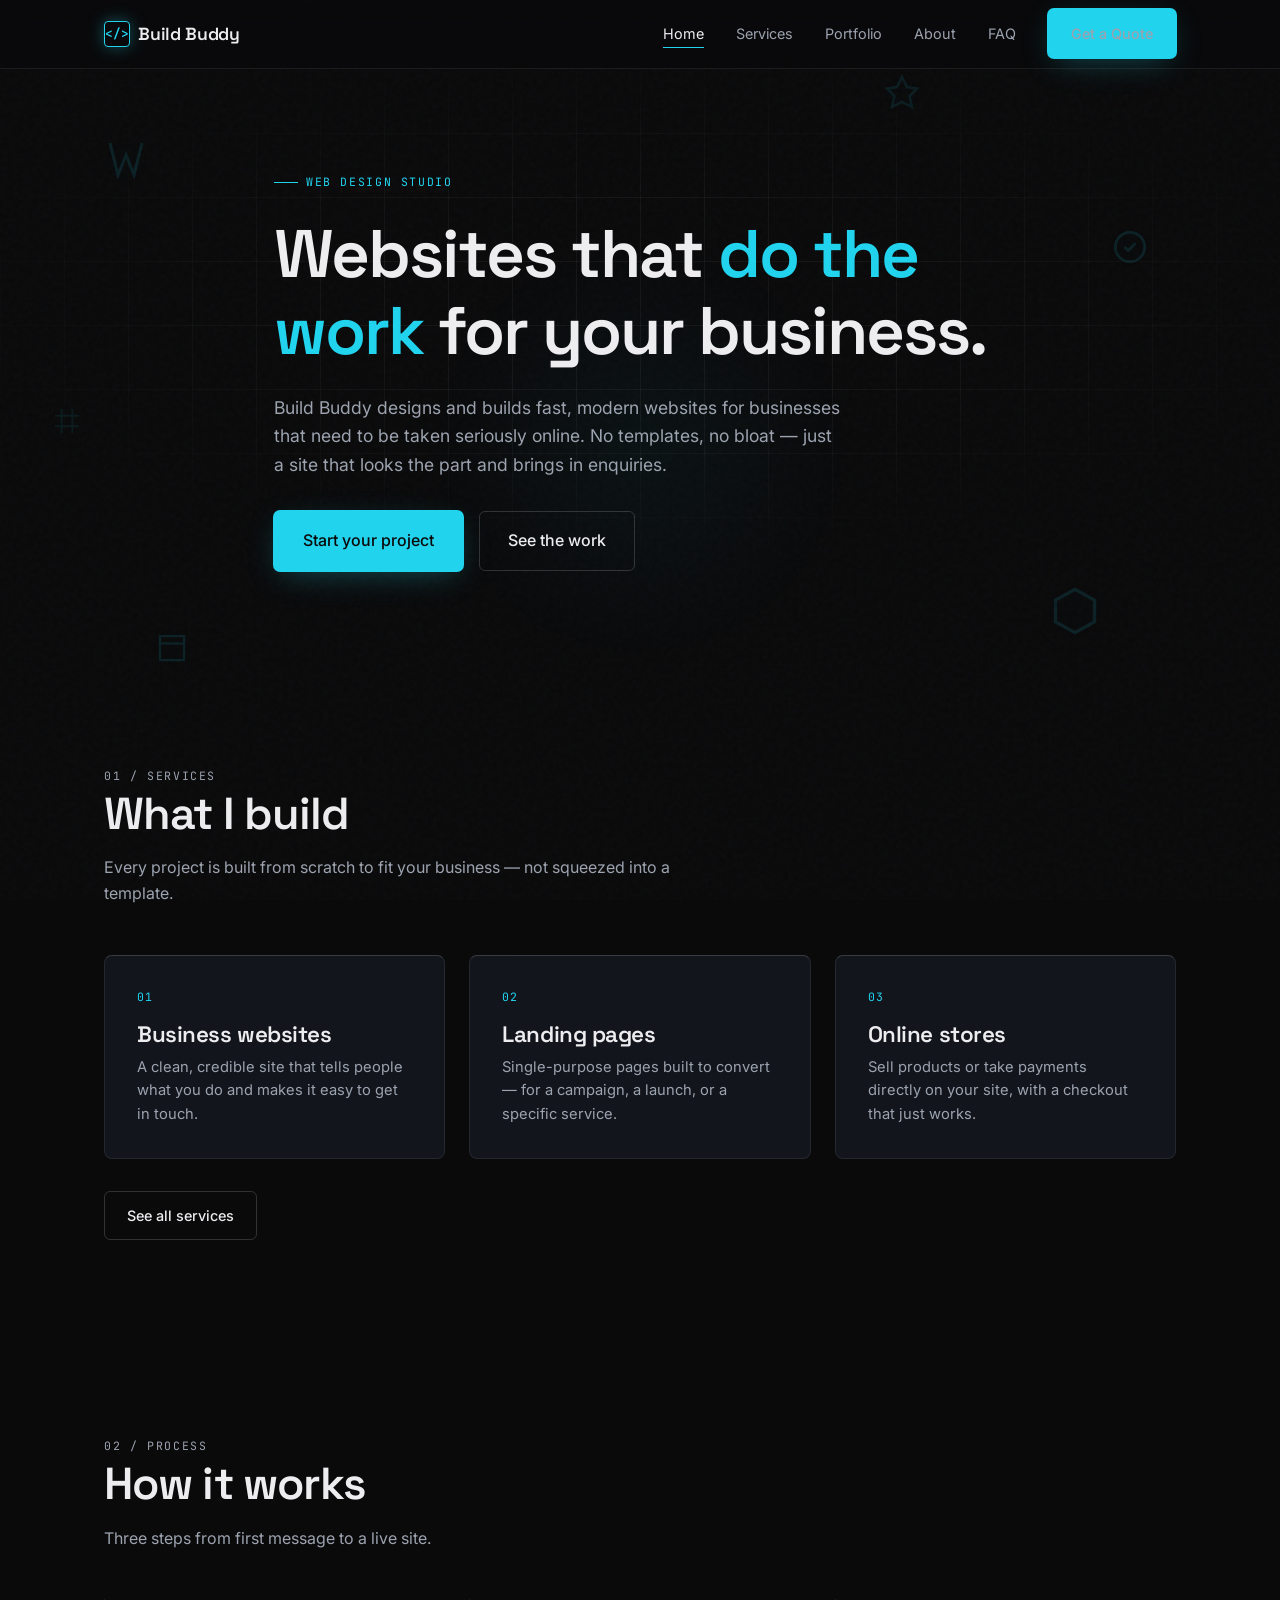
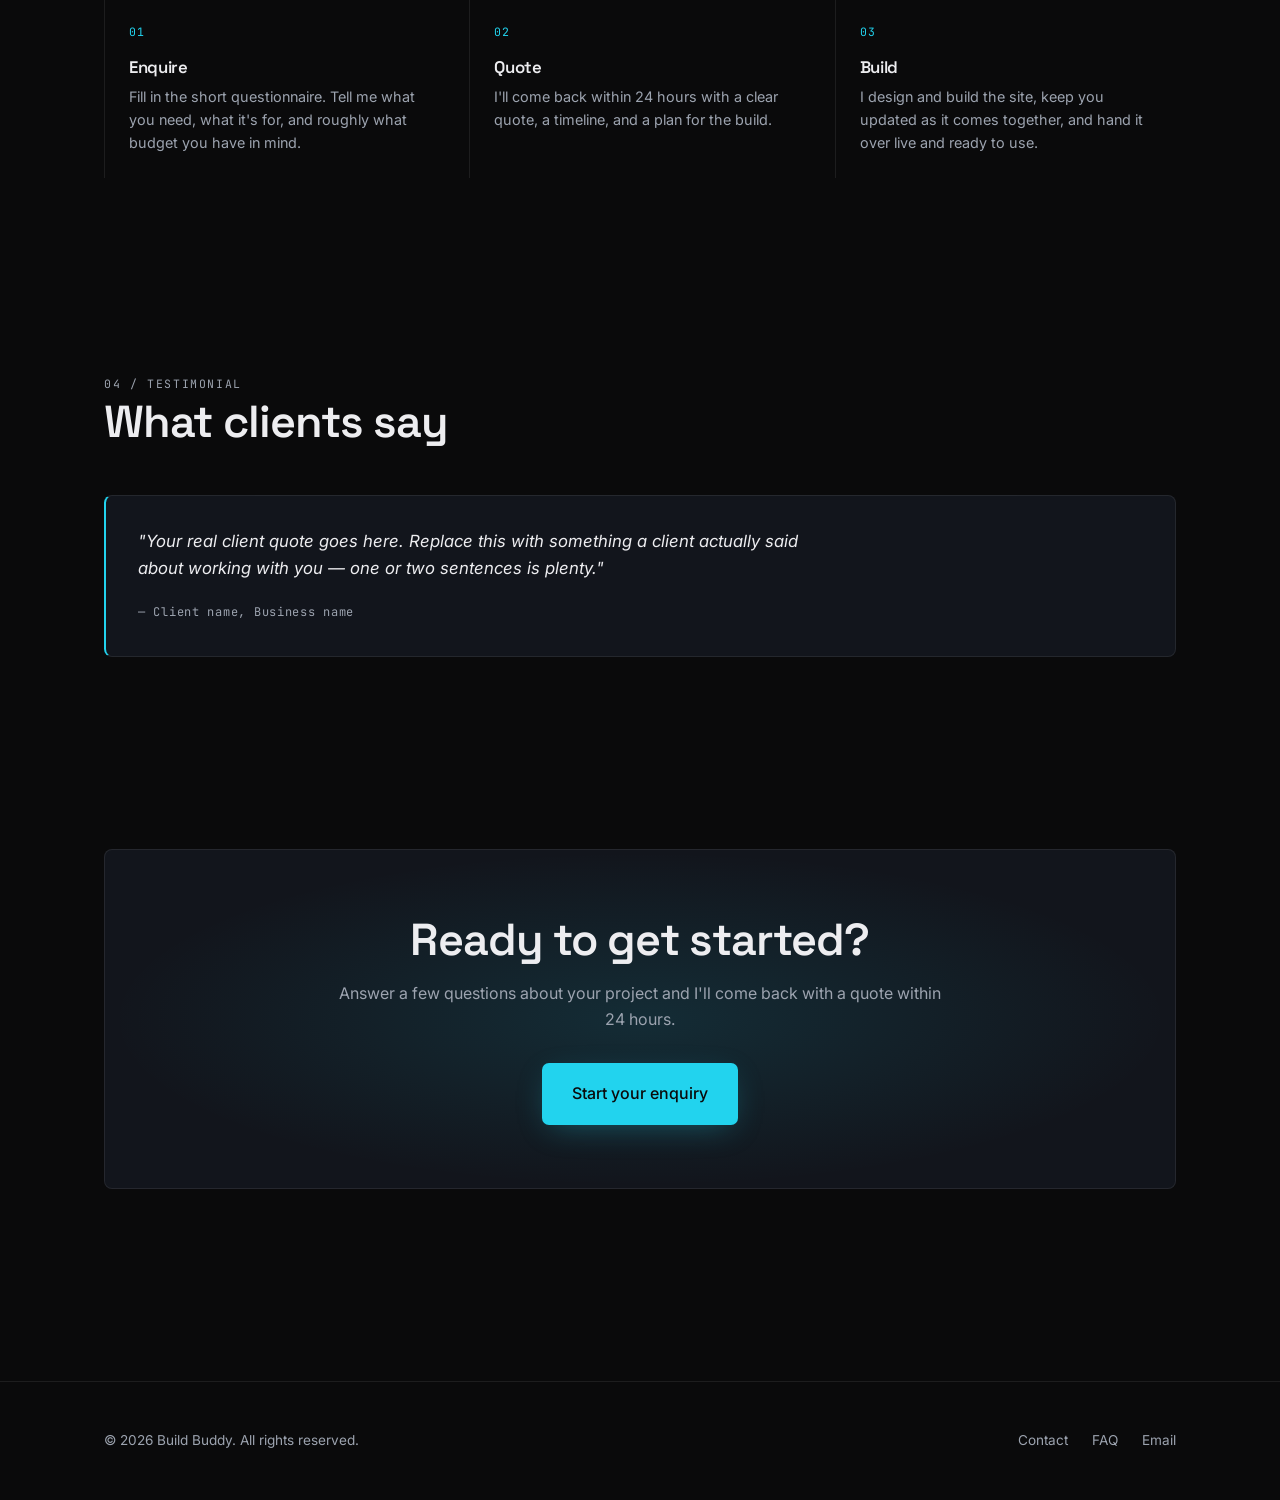
<file: index.html>
<!DOCTYPE html>
<html lang="en">
<head>
  <meta charset="UTF-8" />
  <meta name="viewport" content="width=device-width, initial-scale=1.0" />
  <title>Build Buddy — Websites that do the work</title>
  <meta name="description" content="Build Buddy builds fast, modern, professional websites for businesses that need to be taken seriously online." />
  <link rel="preconnect" href="https://fonts.googleapis.com" />
  <link rel="preconnect" href="https://fonts.gstatic.com" crossorigin />
  <link href="https://fonts.googleapis.com/css2?family=Inter:wght@400;500;600&family=Space+Grotesk:wght@500;600;700&family=JetBrains+Mono:wght@400;500&display=swap" rel="stylesheet" />
  <link rel="stylesheet" href="css/styles.css" />
</head>
<body>
  <div class="cursor-glow" aria-hidden="true"></div>

  <header class="site-header">
    <div class="container nav">
      <a href="index.html" class="logo">
        <span class="logo-mark" aria-hidden="true">&lt;/&gt;</span>
        Build Buddy
      </a>
      <button class="nav-toggle" aria-label="Toggle menu" aria-expanded="false">
        <svg width="18" height="18" viewBox="0 0 24 24" fill="none" stroke="currentColor" stroke-width="2" stroke-linecap="round">
          <line x1="3" y1="6" x2="21" y2="6"/><line x1="3" y1="12" x2="21" y2="12"/><line x1="3" y1="18" x2="21" y2="18"/>
        </svg>
      </button>
      <ul class="nav-links">
        <li><a href="index.html">Home</a></li>
        <li><a href="services.html">Services</a></li>
        <li><a href="portfolio.html">Portfolio</a></li>
        <li><a href="about.html">About</a></li>
        <li><a href="faq.html">FAQ</a></li>
        <li><a href="contact.html" class="btn btn-primary">Get a Quote</a></li>
      </ul>
    </div>
  </header>

  <main>
    <!-- Hero -->
    <section class="hero">
      <div class="hero-grid" aria-hidden="true"></div>
      <div class="container hero-inner">
        <span class="eyebrow">Web Design Studio</span>
        <h1>Websites that <span class="accent">do the work</span> for your business.</h1>
        <p class="hero-sub">Build Buddy designs and builds fast, modern websites for businesses that need to be taken seriously online. No templates, no bloat — just a site that looks the part and brings in enquiries.</p>
        <div class="hero-actions">
          <a href="contact.html" class="btn btn-primary btn-lg">Start your project</a>
          <a href="portfolio.html" class="btn btn-ghost btn-lg">See the work</a>
        </div>
      </div>
    </section>

    <div class="hero-tools" aria-hidden="true">
  <div class="tool tool--1">
    <svg viewBox="0 0 24 24" fill="none" stroke="currentColor" stroke-width="1.5"><path d="M4 4l4 16 4-10 4 10 4-16"/></svg>
  </div>
  <div class="tool tool--2">
    <svg viewBox="0 0 24 24" fill="none" stroke="currentColor" stroke-width="1.5"><path d="M4 4h16v16H4z"/><path d="M4 9h16"/></svg>
  </div>
  <div class="tool tool--3">
    <svg viewBox="0 0 24 24" fill="none" stroke="currentColor" stroke-width="1.5"><circle cx="12" cy="12" r="8"/><path d="M9 12l2 2 4-4"/></svg>
  </div>
  <div class="tool tool--4">
    <svg viewBox="0 0 24 24" fill="none" stroke="currentColor" stroke-width="1.5"><path d="M12 2l9 5v10l-9 5-9-5V7z"/></svg>
  </div>
  <div class="tool tool--5">
    <svg viewBox="0 0 24 24" fill="none" stroke="currentColor" stroke-width="1.5"><path d="M8 3v18M16 3v18M3 8h18M3 16h18"/></svg>
  </div>
  <div class="tool tool--6">
    <svg viewBox="0 0 24 24" fill="none" stroke="currentColor" stroke-width="1.5"><path d="M12 3l3 6 6 1-4.5 4.5L18 21l-6-3-6 3 1.5-6.5L3 10l6-1z"/></svg>
  </div>
</div>

    <!-- Services teaser -->
    <section>
      <div class="container">
        <div class="section-head reveal">
          <span class="section-label">01 / Services</span>
          <h2>What I build</h2>
          <p>Every project is built from scratch to fit your business — not squeezed into a template.</p>
        </div>
        <div class="grid-3">
          <article class="card reveal">
            <span class="card-index">01</span>
            <h3>Business websites</h3>
            <p>A clean, credible site that tells people what you do and makes it easy to get in touch.</p>
          </article>
          <article class="card reveal">
            <span class="card-index">02</span>
            <h3>Landing pages</h3>
            <p>Single-purpose pages built to convert — for a campaign, a launch, or a specific service.</p>
          </article>
          <article class="card reveal">
            <span class="card-index">03</span>
            <h3>Online stores</h3>
            <p>Sell products or take payments directly on your site, with a checkout that just works.</p>
          </article>
        </div>
        <div style="margin-top: var(--s-5);" class="reveal">
          <a href="services.html" class="btn btn-ghost">See all services</a>
        </div>
      </div>
    </section>

    <!-- How it works -->
    <section>
      <div class="container">
        <div class="section-head reveal">
          <span class="section-label">02 / Process</span>
          <h2>How it works</h2>
          <p>Three steps from first message to a live site.</p>
        </div>
        <div class="steps">
          <div class="step reveal">
            <h3>Enquire</h3>
            <p>Fill in the short questionnaire. Tell me what you need, what it's for, and roughly what budget you have in mind.</p>
          </div>
          <div class="step reveal">
            <h3>Quote</h3>
            <p>I'll come back within 24 hours with a clear quote, a timeline, and a plan for the build.</p>
          </div>
          <div class="step reveal">
            <h3>Build</h3>
            <p>I design and build the site, keep you updated as it comes together, and hand it over live and ready to use.</p>
          </div>
        </div>
      </div>
    </section>

   
    <!-- Testimonial -->
    <section>
      <div class="container">
        <div class="section-head reveal">
          <span class="section-label">04 / Testimonial</span>
          <h2>What clients say</h2>
        </div>
        <blockquote class="quote reveal">
          <p>"Your real client quote goes here. Replace this with something a client actually said about working with you — one or two sentences is plenty."</p>
          <cite>— Client name, Business name</cite>
        </blockquote>
      </div>
    </section>

    <!-- CTA -->
    <section>
      <div class="container">
        <div class="cta-band reveal">
          <h2>Ready to get started?</h2>
          <p>Answer a few questions about your project and I'll come back with a quote within 24 hours.</p>
          <a href="contact.html" class="btn btn-primary btn-lg">Start your enquiry</a>
        </div>
      </div>
    </section>
  </main>

  <footer class="site-footer">
    <div class="container footer-inner">
      <p>&copy; <span id="year"></span> Build Buddy. All rights reserved.</p>
      <ul class="footer-links">
        <li><a href="contact.html">Contact</a></li>
        <li><a href="faq.html">FAQ</a></li>
        <li><a href="mailto:buildbuddy5@outlook.com">Email</a></li>
      </ul>
    </div>
  </footer>

  <script src="script.js"></script>
</body>
</html>
</file>
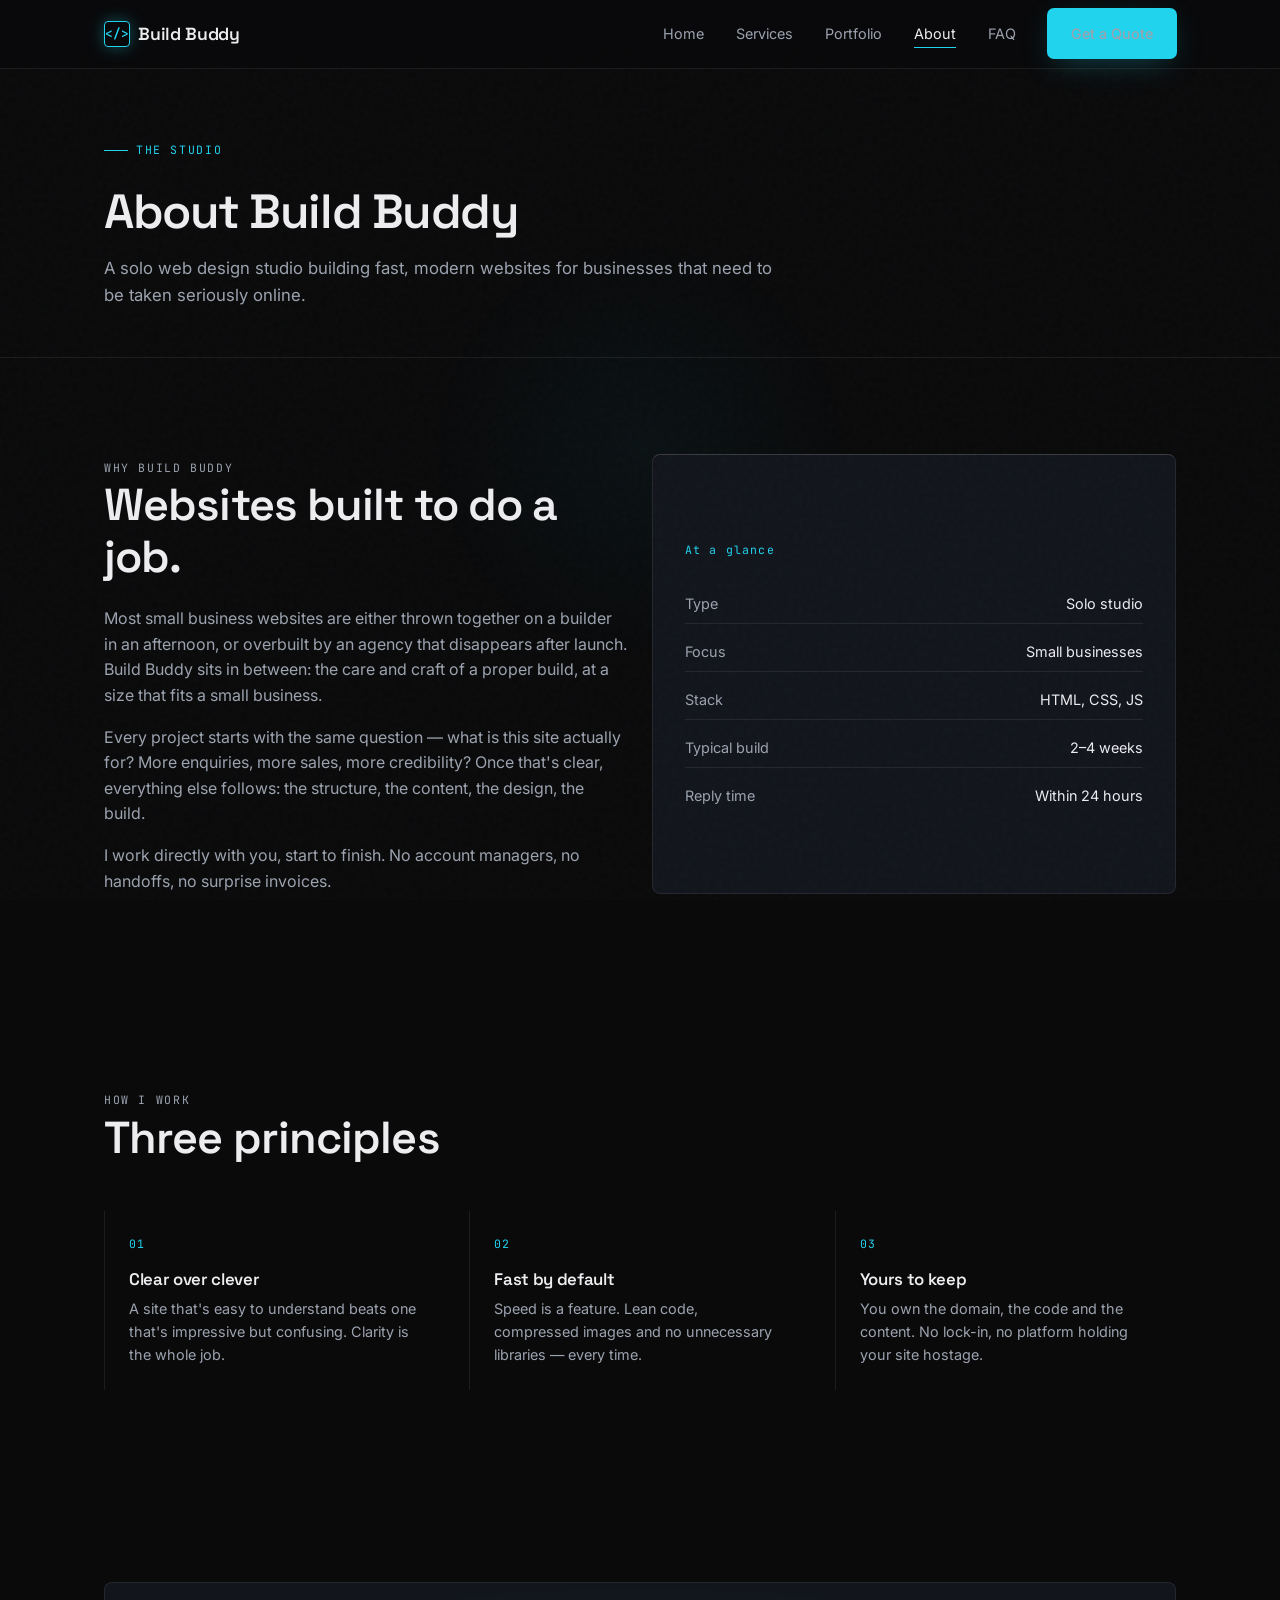
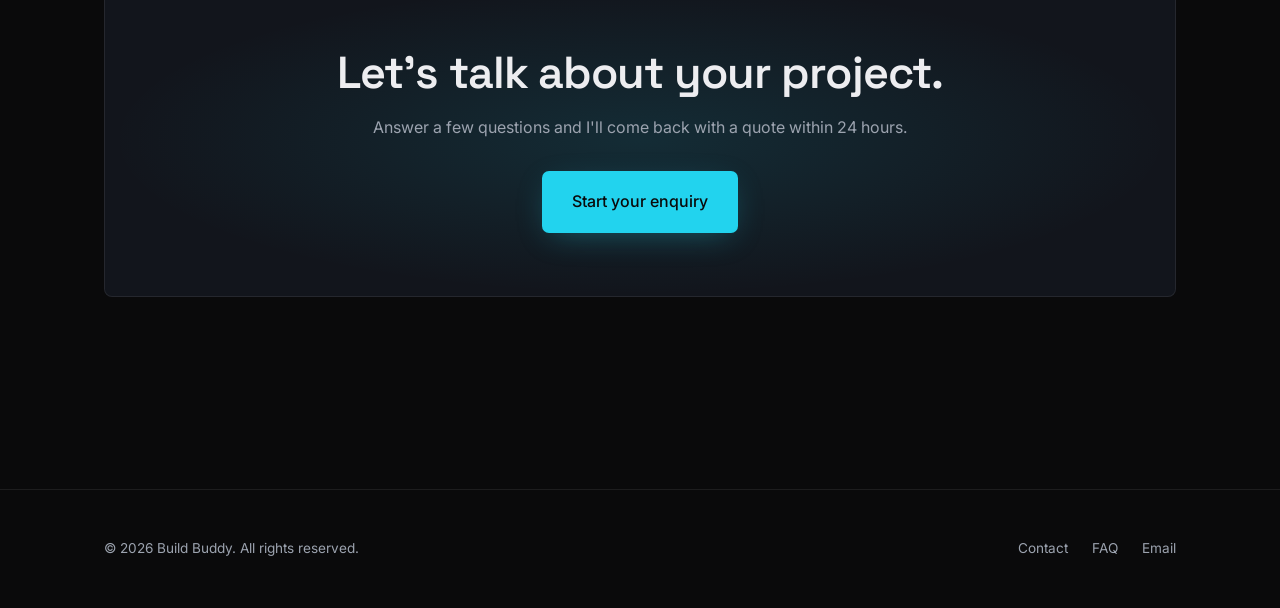
<file: about.html>
<!DOCTYPE html>
<html lang="en">
<head>
  <meta charset="UTF-8" />
  <meta name="viewport" content="width=device-width, initial-scale=1.0" />
  <title>About — Build Buddy</title>
  <meta name="description" content="Build Buddy is a solo web design studio building fast, modern websites for businesses that need to be taken seriously online." />
  <link rel="preconnect" href="https://fonts.googleapis.com" />
  <link rel="preconnect" href="https://fonts.gstatic.com" crossorigin />
  <link href="https://fonts.googleapis.com/css2?family=Inter:wght@400;500;600&family=Space+Grotesk:wght@500;600;700&family=JetBrains+Mono:wght@400;500&display=swap" rel="stylesheet" />
  <link rel="stylesheet" href="css/styles.css" />
</head>
<body>
  <div class="cursor-glow" aria-hidden="true"></div>

  <header class="site-header">
    <div class="container nav">
      <a href="index.html" class="logo">
        <span class="logo-mark" aria-hidden="true">&lt;/&gt;</span>
        Build Buddy
      </a>
      <button class="nav-toggle" aria-label="Toggle menu" aria-expanded="false">
        <svg width="18" height="18" viewBox="0 0 24 24" fill="none" stroke="currentColor" stroke-width="2" stroke-linecap="round">
          <line x1="3" y1="6" x2="21" y2="6"/><line x1="3" y1="12" x2="21" y2="12"/><line x1="3" y1="18" x2="21" y2="18"/>
        </svg>
      </button>
      <ul class="nav-links">
        <li><a href="index.html">Home</a></li>
        <li><a href="services.html">Services</a></li>
        <li><a href="portfolio.html">Portfolio</a></li>
        <li><a href="about.html">About</a></li>
        <li><a href="faq.html">FAQ</a></li>
        <li><a href="contact.html" class="btn btn-primary">Get a Quote</a></li>
      </ul>
    </div>
  </header>

  <main>
    <section class="page-hero">
      <div class="container">
        <span class="eyebrow">The studio</span>
        <h1>About Build Buddy</h1>
        <p>A solo web design studio building fast, modern websites for businesses that need to be taken seriously online.</p>
      </div>
    </section>

    <section>
      <div class="container">
        <div class="grid-2">
          <div class="reveal">
            <span class="section-label">Why Build Buddy</span>
            <h2 style="margin-bottom: var(--s-4);">Websites built to do a job.</h2>
            <p style="margin-bottom: var(--s-3);">Most small business websites are either thrown together on a builder in an afternoon, or overbuilt by an agency that disappears after launch. Build Buddy sits in between: the care and craft of a proper build, at a size that fits a small business.</p>
            <p style="margin-bottom: var(--s-3);">Every project starts with the same question — what is this site actually for? More enquiries, more sales, more credibility? Once that's clear, everything else follows: the structure, the content, the design, the build.</p>
            <p>I work directly with you, start to finish. No account managers, no handoffs, no surprise invoices.</p>
          </div>
          <div class="card reveal" style="display: flex; flex-direction: column; justify-content: center;">
            <span class="card-index">At a glance</span>
            <ul style="list-style: none; display: grid; gap: var(--s-3); margin-top: var(--s-3);">
              <li style="display: flex; justify-content: space-between; border-bottom: 1px solid var(--line); padding-bottom: var(--s-2);">
                <span style="color: var(--ink-muted); font-size: 0.9rem;">Type</span>
                <span style="font-size: 0.9rem;">Solo studio</span>
              </li>
              <li style="display: flex; justify-content: space-between; border-bottom: 1px solid var(--line); padding-bottom: var(--s-2);">
                <span style="color: var(--ink-muted); font-size: 0.9rem;">Focus</span>
                <span style="font-size: 0.9rem;">Small businesses</span>
              </li>
              <li style="display: flex; justify-content: space-between; border-bottom: 1px solid var(--line); padding-bottom: var(--s-2);">
                <span style="color: var(--ink-muted); font-size: 0.9rem;">Stack</span>
                <span style="font-size: 0.9rem;">HTML, CSS, JS</span>
              </li>
              <li style="display: flex; justify-content: space-between; border-bottom: 1px solid var(--line); padding-bottom: var(--s-2);">
                <span style="color: var(--ink-muted); font-size: 0.9rem;">Typical build</span>
                <span style="font-size: 0.9rem;">2–4 weeks</span>
              </li>
              <li style="display: flex; justify-content: space-between;">
                <span style="color: var(--ink-muted); font-size: 0.9rem;">Reply time</span>
                <span style="font-size: 0.9rem;">Within 24 hours</span>
              </li>
            </ul>
          </div>
        </div>
      </div>
    </section>

    <section>
      <div class="container">
        <div class="section-head reveal">
          <span class="section-label">How I work</span>
          <h2>Three principles</h2>
        </div>
        <div class="steps">
          <div class="step reveal">
            <h3>Clear over clever</h3>
            <p>A site that's easy to understand beats one that's impressive but confusing. Clarity is the whole job.</p>
          </div>
          <div class="step reveal">
            <h3>Fast by default</h3>
            <p>Speed is a feature. Lean code, compressed images and no unnecessary libraries — every time.</p>
          </div>
          <div class="step reveal">
            <h3>Yours to keep</h3>
            <p>You own the domain, the code and the content. No lock-in, no platform holding your site hostage.</p>
          </div>
        </div>
      </div>
    </section>

    <section>
      <div class="container">
        <div class="cta-band reveal">
          <h2>Let's talk about your project.</h2>
          <p>Answer a few questions and I'll come back with a quote within 24 hours.</p>
          <a href="contact.html" class="btn btn-primary btn-lg">Start your enquiry</a>
        </div>
      </div>
    </section>
  </main>

  <footer class="site-footer">
    <div class="container footer-inner">
      <p>&copy; <span id="year"></span> Build Buddy. All rights reserved.</p>
      <ul class="footer-links">
        <li><a href="contact.html">Contact</a></li>
        <li><a href="faq.html">FAQ</a></li>
        <li><a href="mailto:buildbuddy5@outlook.com">Email</a></li>
      </ul>
    </div>
  </footer>

  <script src="script.js"></script>
</body>
</html>
</file>
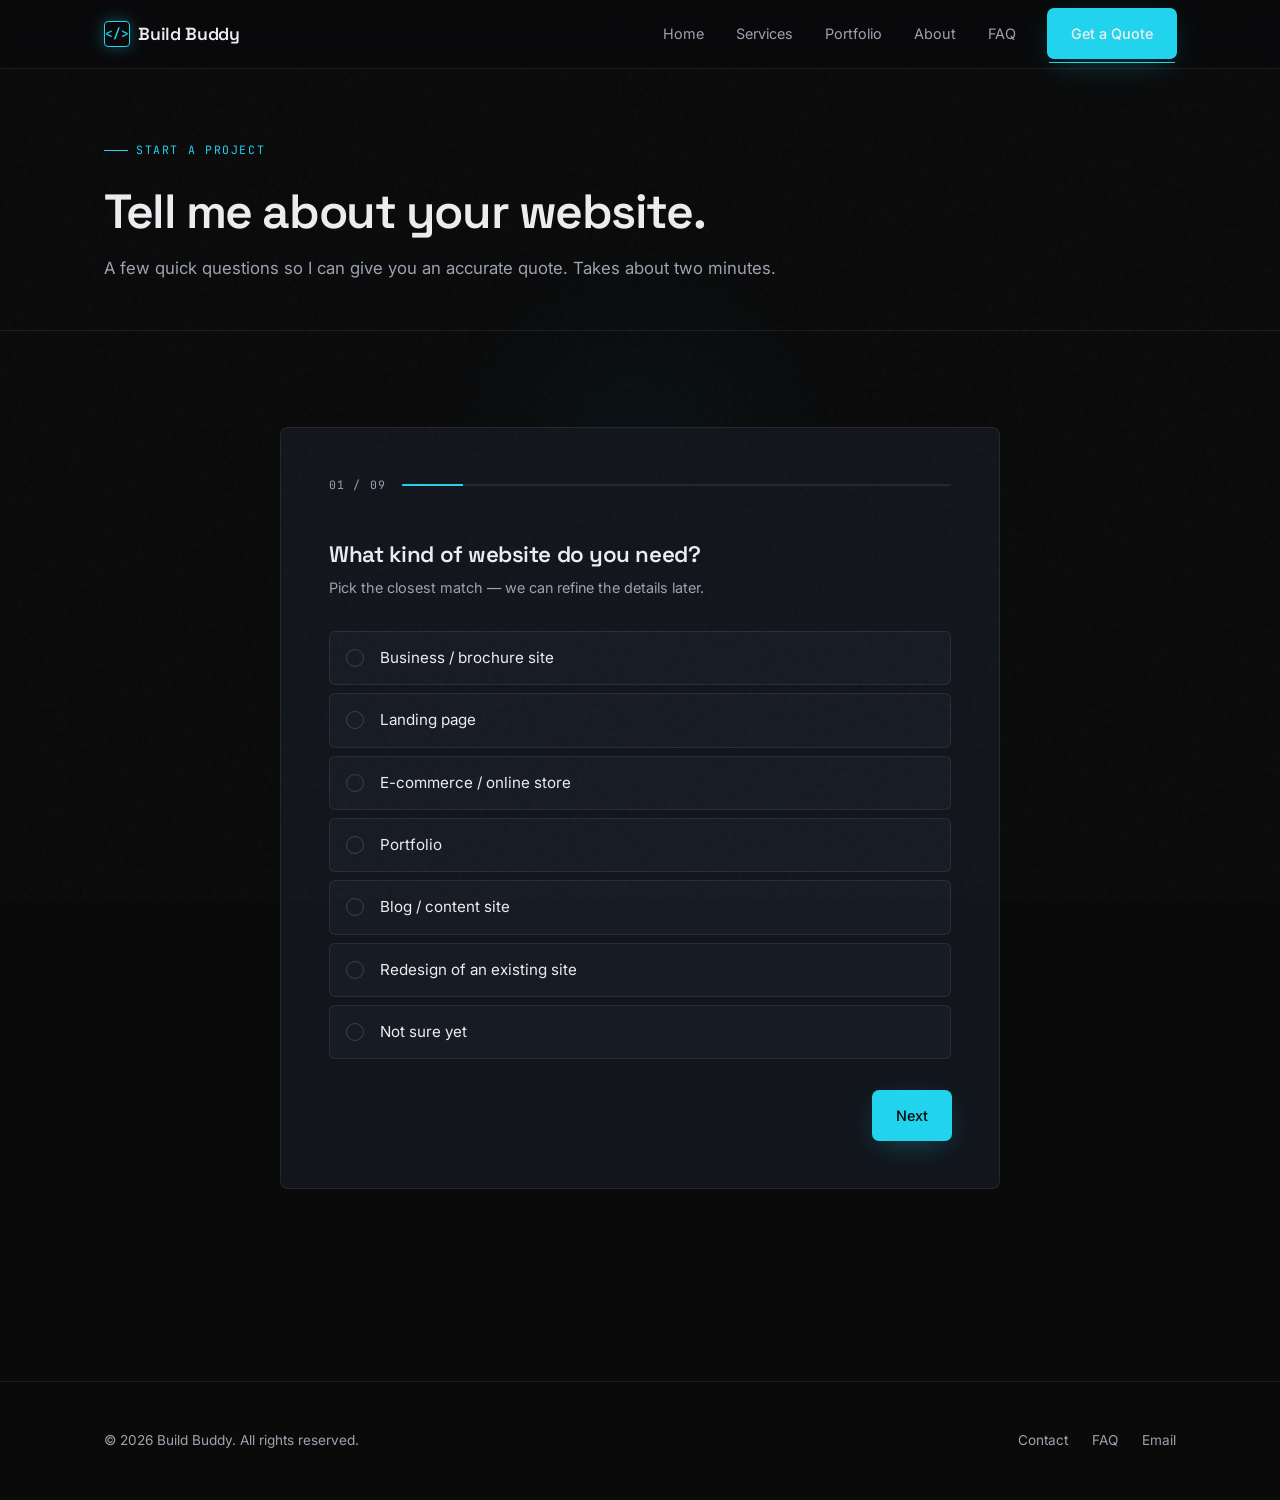
<file: contact.html>
<!DOCTYPE html>
<html lang="en">
<head>
  <meta charset="UTF-8" />
  <meta name="viewport" content="width=device-width, initial-scale=1.0" />
  <title>Get a Quote — Build Buddy</title>
  <meta name="description" content="Tell Build Buddy about your project and get a quote within 24 hours." />
  <link rel="preconnect" href="https://fonts.googleapis.com" />
  <link rel="preconnect" href="https://fonts.gstatic.com" crossorigin />
  <link href="https://fonts.googleapis.com/css2?family=Inter:wght@400;500;600&family=Space+Grotesk:wght@500;600;700&family=JetBrains+Mono:wght@400;500&display=swap" rel="stylesheet" />
  <link rel="stylesheet" href="css/styles.css" />
</head>
<body>
  <div class="cursor-glow" aria-hidden="true"></div>

  <header class="site-header">
    <div class="container nav">
      <a href="index.html" class="logo">
        <span class="logo-mark" aria-hidden="true">&lt;/&gt;</span>
        Build Buddy
      </a>
      <button class="nav-toggle" aria-label="Toggle menu" aria-expanded="false">
        <svg width="18" height="18" viewBox="0 0 24 24" fill="none" stroke="currentColor" stroke-width="2" stroke-linecap="round">
          <line x1="3" y1="6" x2="21" y2="6"/><line x1="3" y1="12" x2="21" y2="12"/><line x1="3" y1="18" x2="21" y2="18"/>
        </svg>
      </button>
      <ul class="nav-links">
        <li><a href="index.html">Home</a></li>
        <li><a href="services.html">Services</a></li>
        <li><a href="portfolio.html">Portfolio</a></li>
        <li><a href="about.html">About</a></li>
        <li><a href="faq.html">FAQ</a></li>
        <li><a href="contact.html" class="btn btn-primary">Get a Quote</a></li>
      </ul>
    </div>
  </header>

  <main>
    <section class="page-hero">
      <div class="container">
        <span class="eyebrow">Start a project</span>
        <h1>Tell me about your website.</h1>
        <p>A few quick questions so I can give you an accurate quote. Takes about two minutes.</p>
      </div>
    </section>

    <section>
      <div class="container">
        <form class="form-shell" id="enquiry-form" novalidate>
          <!-- Progress -->
          <div class="form-progress">
            <span class="form-step-label" id="step-label">01 / 09</span>
            <div class="form-progress-track">
              <div class="form-progress-bar" id="progress-bar"></div>
            </div>
          </div>

          <!-- Step 1: Project type -->
          <div class="form-step active" data-step="1">
            <h3>What kind of website do you need?</h3>
            <p class="hint">Pick the closest match — we can refine the details later.</p>
            <div class="options">
              <label class="option"><input type="radio" name="type" value="Business / brochure site" required /><span class="dot"></span>Business / brochure site</label>
              <label class="option"><input type="radio" name="type" value="Landing page" /><span class="dot"></span>Landing page</label>
              <label class="option"><input type="radio" name="type" value="E-commerce / online store" /><span class="dot"></span>E-commerce / online store</label>
              <label class="option"><input type="radio" name="type" value="Portfolio" /><span class="dot"></span>Portfolio</label>
              <label class="option"><input type="radio" name="type" value="Blog / content site" /><span class="dot"></span>Blog / content site</label>
              <label class="option"><input type="radio" name="type" value="Redesign of an existing site" /><span class="dot"></span>Redesign of an existing site</label>
              <label class="option"><input type="radio" name="type" value="Not sure yet" /><span class="dot"></span>Not sure yet</label>
            </div>
            <p class="error">Please choose an option to continue.</p>
            <div class="form-nav">
              <button type="button" class="btn btn-primary" data-next>Next</button>
            </div>
          </div>

          <!-- Step 2: Goal -->
          <div class="form-step" data-step="2">
            <h3>What's the main goal for this site?</h3>
            <p class="hint">Choose the one that matters most.</p>
            <div class="options">
              <label class="option"><input type="radio" name="goal" value="Get more enquiries" required /><span class="dot"></span>Get more enquiries</label>
              <label class="option"><input type="radio" name="goal" value="Sell products online" /><span class="dot"></span>Sell products online</label>
              <label class="option"><input type="radio" name="goal" value="Showcase my work" /><span class="dot"></span>Showcase my work</label>
              <label class="option"><input type="radio" name="goal" value="Build credibility" /><span class="dot"></span>Build credibility</label>
              <label class="option"><input type="radio" name="goal" value="Take bookings" /><span class="dot"></span>Take bookings</label>
              <label class="option"><input type="radio" name="goal" value="Other" /><span class="dot"></span>Other</label>
            </div>
            <p class="error">Please choose an option to continue.</p>
            <div class="form-nav">
              <button type="button" class="btn btn-ghost" data-back>Back</button>
              <button type="button" class="btn btn-primary" data-next>Next</button>
            </div>
          </div>

          <!-- Step 3: Content -->
          <div class="form-step" data-step="3">
            <h3>Do you have content ready?</h3>
            <p class="hint">Text, images, logo — whatever you already have.</p>
            <div class="options">
              <label class="option"><input type="radio" name="content" value="Yes, ready to go" required /><span class="dot"></span>Yes, ready to go</label>
              <label class="option"><input type="radio" name="content" value="Some of it" /><span class="dot"></span>Some of it</label>
              <label class="option"><input type="radio" name="content" value="No, I need help with copy" /><span class="dot"></span>No, I need help with copywriting</label>
              <label class="option"><input type="radio" name="content" value="No, I need design and copy" /><span class="dot"></span>No, I need design and copy too</label>
            </div>
            <p class="error">Please choose an option to continue.</p>
            <div class="form-nav">
              <button type="button" class="btn btn-ghost" data-back>Back</button>
              <button type="button" class="btn btn-primary" data-next>Next</button>
            </div>
          </div>

          <!-- Step 4: Pages -->
          <div class="form-step" data-step="4">
            <h3>Roughly how many pages?</h3>
            <p class="hint">An estimate is fine.</p>
            <div class="options">
              <label class="option"><input type="radio" name="pages" value="1 (single page)" required /><span class="dot"></span>1 (single page)</label>
              <label class="option"><input type="radio" name="pages" value="2–5" /><span class="dot"></span>2–5</label>
              <label class="option"><input type="radio" name="pages" value="6–10" /><span class="dot"></span>6–10</label>
              <label class="option"><input type="radio" name="pages" value="10+" /><span class="dot"></span>10+</label>
              <label class="option"><input type="radio" name="pages" value="Not sure" /><span class="dot"></span>Not sure</label>
            </div>
            <p class="error">Please choose an option to continue.</p>
            <div class="form-nav">
              <button type="button" class="btn btn-ghost" data-back>Back</button>
              <button type="button" class="btn btn-primary" data-next>Next</button>
            </div>
          </div>

          <!-- Step 5: Features -->
          <div class="form-step" data-step="5">
            <h3>Any features you need?</h3>
            <p class="hint">Select all that apply — or skip if you're not sure.</p>
            <div class="options">
              <label class="option"><input type="checkbox" name="features" value="Contact / enquiry form" /><span class="dot"></span>Contact / enquiry form</label>
              <label class="option"><input type="checkbox" name="features" value="Online booking" /><span class="dot"></span>Online booking</label>
              <label class="option"><input type="checkbox" name="features" value="Blog" /><span class="dot"></span>Blog</label>
              <label class="option"><input type="checkbox" name="features" value="User accounts / login" /><span class="dot"></span>User accounts / login</label>
              <label class="option"><input type="checkbox" name="features" value="Multi-language" /><span class="dot"></span>Multi-language</label>
              <label class="option"><input type="checkbox" name="features" value="None of these yet" /><span class="dot"></span>None of these yet</label>
            </div>
            <div class="form-nav">
              <button type="button" class="btn btn-ghost" data-back>Back</button>
              <button type="button" class="btn btn-primary" data-next>Next</button>
            </div>
          </div>

          <!-- Step 6: Payment link -->
          <div class="form-step" data-step="6">
            <h3>Would you like a payment link on your website?</h3>
            <p class="hint">This is for taking payments for services — deposits, invoices, consultations.</p>
            <div class="options">
              <label class="option"><input type="radio" name="payment" value="Yes — full checkout on site" required /><span class="dot"></span>Yes — full checkout on the site</label>
              <label class="option"><input type="radio" name="payment" value="Yes — simple pay button" /><span class="dot"></span>Yes — just a simple "Pay now" button</label>
              <label class="option"><input type="radio" name="payment" value="Maybe — discuss options" /><span class="dot"></span>Maybe — I'd like to discuss options</label>
              <label class="option"><input type="radio" name="payment" value="No — not needed" /><span class="dot"></span>No — not needed</label>
            </div>
            <p class="error">Please choose an option to continue.</p>

            <!-- Conditional follow-up -->
            <div id="payment-followup" style="display:none; margin-top: var(--s-5);">
              <div class="field">
                <label for="payment-what">What would they be paying for? <span class="optional">(optional)</span></label>
                <input type="text" id="payment-what" name="payment_what" placeholder="e.g. deposits, consultations, invoices, products" />
              </div>
              <div class="field">
                <label for="payment-provider">Do you already have a payment provider?</label>
                <input type="text" id="payment-provider" name="payment_provider" placeholder="Stripe / PayPal / Square / None / Not sure" />
              </div>
            </div>

            <div class="form-nav">
              <button type="button" class="btn btn-ghost" data-back>Back</button>
              <button type="button" class="btn btn-primary" data-next>Next</button>
            </div>
          </div>

          <!-- Step 7: Budget -->
          <div class="form-step" data-step="7">
            <h3>What's your budget range?</h3>
            <p class="hint">This helps me tailor the quote — no judgement either way.</p>
            <div class="options">
              <label class="option"><input type="radio" name="budget" value="Under £500" required /><span class="dot"></span>Under £500</label>
              <label class="option"><input type="radio" name="budget" value="£500–£1,500" /><span class="dot"></span>£500–£1,500</label>
              <label class="option"><input type="radio" name="budget" value="£1,500–£3,000" /><span class="dot"></span>£1,500–£3,000</label>
              <label class="option"><input type="radio" name="budget" value="£3,000+" /><span class="dot"></span>£3,000+</label>
              <label class="option"><input type="radio" name="budget" value="Need guidance" /><span class="dot"></span>I need guidance on this</label>
            </div>
            <p class="error">Please choose an option to continue.</p>
            <div class="form-nav">
              <button type="button" class="btn btn-ghost" data-back>Back</button>
              <button type="button" class="btn btn-primary" data-next>Next</button>
            </div>
          </div>

          <!-- Step 8: Timeline -->
          <div class="form-step" data-step="8">
            <h3>When would you like it live?</h3>
            <div class="options">
              <label class="option"><input type="radio" name="timeline" value="ASAP" required /><span class="dot"></span>ASAP</label>
              <label class="option"><input type="radio" name="timeline" value="Within 1 month" /><span class="dot"></span>Within 1 month</label>
              <label class="option"><input type="radio" name="timeline" value="1–3 months" /><span class="dot"></span>1–3 months</label>
              <label class="option"><input type="radio" name="timeline" value="Just exploring" /><span class="dot"></span>Just exploring</label>
            </div>
            <p class="error">Please choose an option to continue.</p>
            <div class="form-nav">
              <button type="button" class="btn btn-ghost" data-back>Back</button>
              <button type="button" class="btn btn-primary" data-next>Next</button>
            </div>
          </div>

          <!-- Step 9: Description + contact -->
          <div class="form-step" data-step="9">
            <h3>Describe the website you're imagining.</h3>
            <p class="hint">What should it do? Who's it for? Any sites you like the look of? The more detail, the better — but this one's optional.</p>
            <div class="field">
              <label for="description">Your vision <span class="optional">(optional)</span></label>
              <textarea id="description" name="description" placeholder="e.g. A clean site for my plumbing business. I want people to be able to book a call and see my prices. I like the look of…"></textarea>
            </div>

            <h3 style="margin-top: var(--s-5);">Your details</h3>
            <div class="field">
              <label for="name">Name</label>
              <input type="text" id="name" name="name" required autocomplete="name" />
              <p class="error">Please enter your name.</p>
            </div>
            <div class="field">
              <label for="email">Email</label>
              <input type="email" id="email" name="email" required autocomplete="email" />
              <p class="error">Please enter a valid email address.</p>
            </div>
            <div class="field">
              <label for="phone">Phone <span class="optional">(optional)</span></label>
              <input type="tel" id="phone" name="phone" autocomplete="tel" />
            </div>
            <div class="field">
              <label for="source">How did you hear about me? <span class="optional">(optional)</span></label>
              <input type="text" id="source" name="source" />
            </div>

            <!-- Honeypot (hidden from humans) -->
            <div style="position:absolute; left:-9999px;" aria-hidden="true">
              <label for="website">Leave this empty</label>
              <input type="text" id="website" name="website" tabindex="-1" autocomplete="off" />
            </div>

            <div class="form-nav">
              <button type="button" class="btn btn-ghost" data-back>Back</button>
              <button type="submit" class="btn btn-primary" id="submit-btn">Send my enquiry</button>
            </div>
          </div>

          <!-- Success -->
          <div class="form-success" id="form-success" role="status" aria-live="polite">
            <div class="check" aria-hidden="true">
              <svg viewBox="0 0 24 24"><path d="M5 13l4 4L19 7" /></svg>
            </div>
            <h3>Enquiry sent.</h3>
            <p style="margin: var(--s-3) auto 0;">Thanks — I'll come back to you within 24 hours with a quote and next steps.</p>
            <a href="index.html" class="btn btn-ghost" style="margin-top: var(--s-5);">Back to home</a>
          </div>
        </form>
      </div>
    </section>
  </main>

  <footer class="site-footer">
    <div class="container footer-inner">
      <p>&copy; <span id="year"></span> Build Buddy. All rights reserved.</p>
      <ul class="footer-links">
        <li><a href="contact.html">Contact</a></li>
        <li><a href="faq.html">FAQ</a></li>
        <li><a href="mailto:buildbuddy5@outlook.com">Email</a></li>
      </ul>
    </div>
  </footer>

  <script src="script.js"></script>
  <script src="form.js"></script>
</body>
</html>
</file>
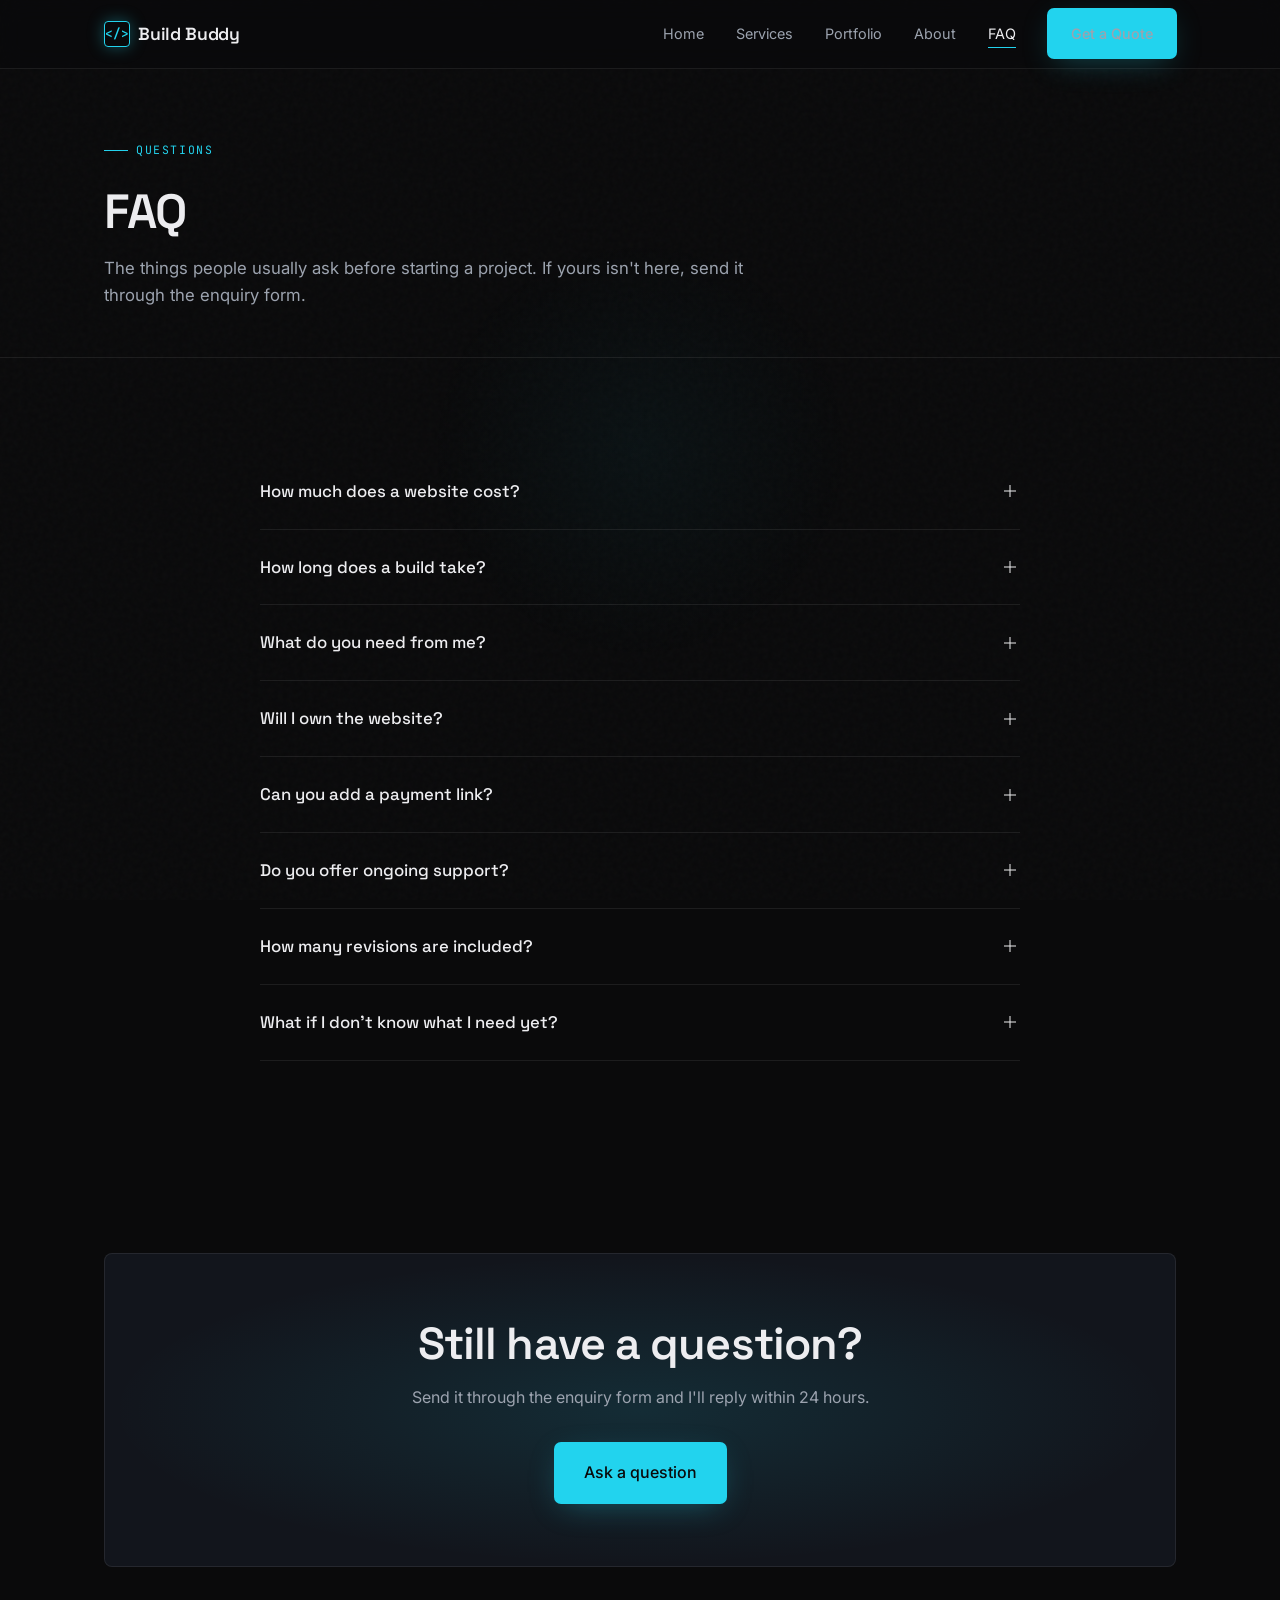
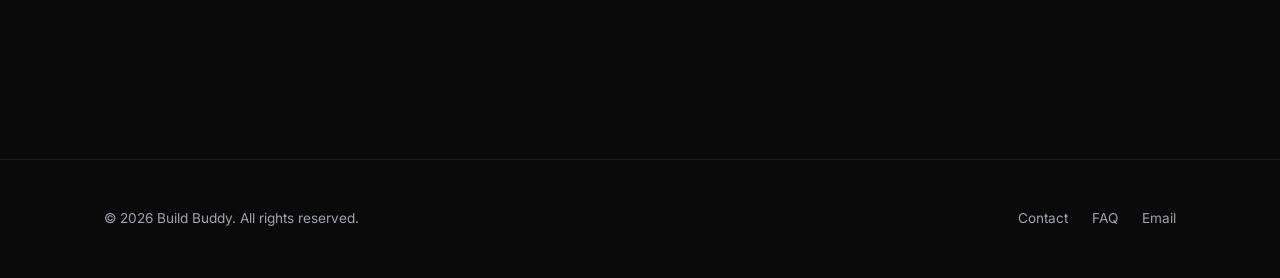
<file: faq.html>
<!DOCTYPE html>
<html lang="en">
<head>
  <meta charset="UTF-8" />
  <meta name="viewport" content="width=device-width, initial-scale=1.0" />
  <title>FAQ — Build Buddy</title>
  <meta name="description" content="Frequently asked questions about working with Build Buddy — pricing, timelines, ownership and what's included." />
  <link rel="preconnect" href="https://fonts.googleapis.com" />
  <link rel="preconnect" href="https://fonts.gstatic.com" crossorigin />
  <link href="https://fonts.googleapis.com/css2?family=Inter:wght@400;500;600&family=Space+Grotesk:wght@500;600;700&family=JetBrains+Mono:wght@400;500&display=swap" rel="stylesheet" />
  <link rel="stylesheet" href="css/styles.css" />
</head>
<body>
  <div class="cursor-glow" aria-hidden="true"></div>

  <header class="site-header">
    <div class="container nav">
      <a href="index.html" class="logo">
        <span class="logo-mark" aria-hidden="true">&lt;/&gt;</span>
        Build Buddy
      </a>
      <button class="nav-toggle" aria-label="Toggle menu" aria-expanded="false">
        <svg width="18" height="18" viewBox="0 0 24 24" fill="none" stroke="currentColor" stroke-width="2" stroke-linecap="round">
          <line x1="3" y1="6" x2="21" y2="6"/><line x1="3" y1="12" x2="21" y2="12"/><line x1="3" y1="18" x2="21" y2="18"/>
        </svg>
      </button>
      <ul class="nav-links">
        <li><a href="index.html">Home</a></li>
        <li><a href="services.html">Services</a></li>
        <li><a href="portfolio.html">Portfolio</a></li>
        <li><a href="about.html">About</a></li>
        <li><a href="faq.html">FAQ</a></li>
        <li><a href="contact.html" class="btn btn-primary">Get a Quote</a></li>
      </ul>
    </div>
  </header>

  <main>
    <section class="page-hero">
      <div class="container">
        <span class="eyebrow">Questions</span>
        <h1>FAQ</h1>
        <p>The things people usually ask before starting a project. If yours isn't here, send it through the enquiry form.</p>
      </div>
    </section>

    <section>
      <div class="container">
        <div class="faq">
          <div class="faq-item">
            <button class="faq-question" aria-expanded="false">
              How much does a website cost?
              <span class="faq-icon" aria-hidden="true"></span>
            </button>
            <div class="faq-answer">
              <div class="faq-answer-inner">
                <p>It depends on scope. A landing page starts around £400, a typical business site from £800, and an online store from £1,500. The enquiry form asks for a budget range so I can tailor the quote — and if you're not sure, there's an option for that too.</p>
              </div>
            </div>
          </div>

          <div class="faq-item">
            <button class="faq-question" aria-expanded="false">
              How long does a build take?
              <span class="faq-icon" aria-hidden="true"></span>
            </button>
            <div class="faq-answer">
              <div class="faq-answer-inner">
                <p>Most projects take 2–4 weeks from the first message to launch. Landing pages can be faster (under a week), and larger stores or redesigns may take longer. You'll get a timeline with your quote.</p>
              </div>
            </div>
          </div>

          <div class="faq-item">
            <button class="faq-question" aria-expanded="false">
              What do you need from me?
              <span class="faq-icon" aria-hidden="true"></span>
            </button>
            <div class="faq-answer">
              <div class="faq-answer-inner">
                <p>A clear idea of what the site is for, any existing content (text, photos, logo), and a point of contact for feedback. If you don't have content ready, that's fine — help with copywriting is available.</p>
              </div>
            </div>
          </div>

          <div class="faq-item">
            <button class="faq-question" aria-expanded="false">
              Will I own the website?
              <span class="faq-icon" aria-hidden="true"></span>
            </button>
            <div class="faq-answer">
              <div class="faq-answer-inner">
                <p>Yes — completely. The domain, the code and the content are yours. There's no lock-in and no platform fee. If you ever want to move it or hand it to another developer, you can.</p>
              </div>
            </div>
          </div>

          <div class="faq-item">
            <button class="faq-question" aria-expanded="false">
              Can you add a payment link?
              <span class="faq-icon" aria-hidden="true"></span>
            </button>
            <div class="faq-answer">
              <div class="faq-answer-inner">
                <p>Yes. That can be as simple as a Stripe or PayPal "Pay now" button for deposits or invoices, or a full checkout for products. The enquiry form asks about this so it can be included in your quote.</p>
              </div>
            </div>
          </div>

          <div class="faq-item">
            <button class="faq-question" aria-expanded="false">
              Do you offer ongoing support?
              <span class="faq-icon" aria-hidden="true"></span>
            </button>
            <div class="faq-answer">
              <div class="faq-answer-inner">
                <p>Yes — there's a monthly care plan covering updates, backups, small content changes and security patches. It's optional, but most clients take it so the site stays fast and current after launch.</p>
              </div>
            </div>
          </div>

          <div class="faq-item">
            <button class="faq-question" aria-expanded="false">
              How many revisions are included?
              <span class="faq-icon" aria-hidden="true"></span>
            </button>
            <div class="faq-answer">
              <div class="faq-answer-inner">
                <p>Two rounds of revisions are included in every project — enough to refine the design and content without dragging the timeline out. Further rounds can be added if needed.</p>
              </div>
            </div>
          </div>

          <div class="faq-item">
            <button class="faq-question" aria-expanded="false">
              What if I don't know what I need yet?
              <span class="faq-icon" aria-hidden="true"></span>
            </button>
            <div class="faq-answer">
              <div class="faq-answer-inner">
                <p>That's fine — most people don't. The enquiry form is designed to help you figure it out as you go, and there's a "Not sure yet" option on almost every question. We can refine the details together.</p>
              </div>
            </div>
          </div>
        </div>
      </div>
    </section>

    <section>
      <div class="container">
        <div class="cta-band reveal">
          <h2>Still have a question?</h2>
          <p>Send it through the enquiry form and I'll reply within 24 hours.</p>
          <a href="contact.html" class="btn btn-primary btn-lg">Ask a question</a>
        </div>
      </div>
    </section>
  </main>

  <footer class="site-footer">
    <div class="container footer-inner">
      <p>&copy; <span id="year"></span> Build Buddy. All rights reserved.</p>
      <ul class="footer-links">
        <li><a href="contact.html">Contact</a></li>
        <li><a href="faq.html">FAQ</a></li>
        <li><a href="mailto:@buildbuddy5@outlook.com">Email</a></li>
      </ul>
    </div>
  </footer>

  <script src="script.js"></script>
</body>
</html>
</file>
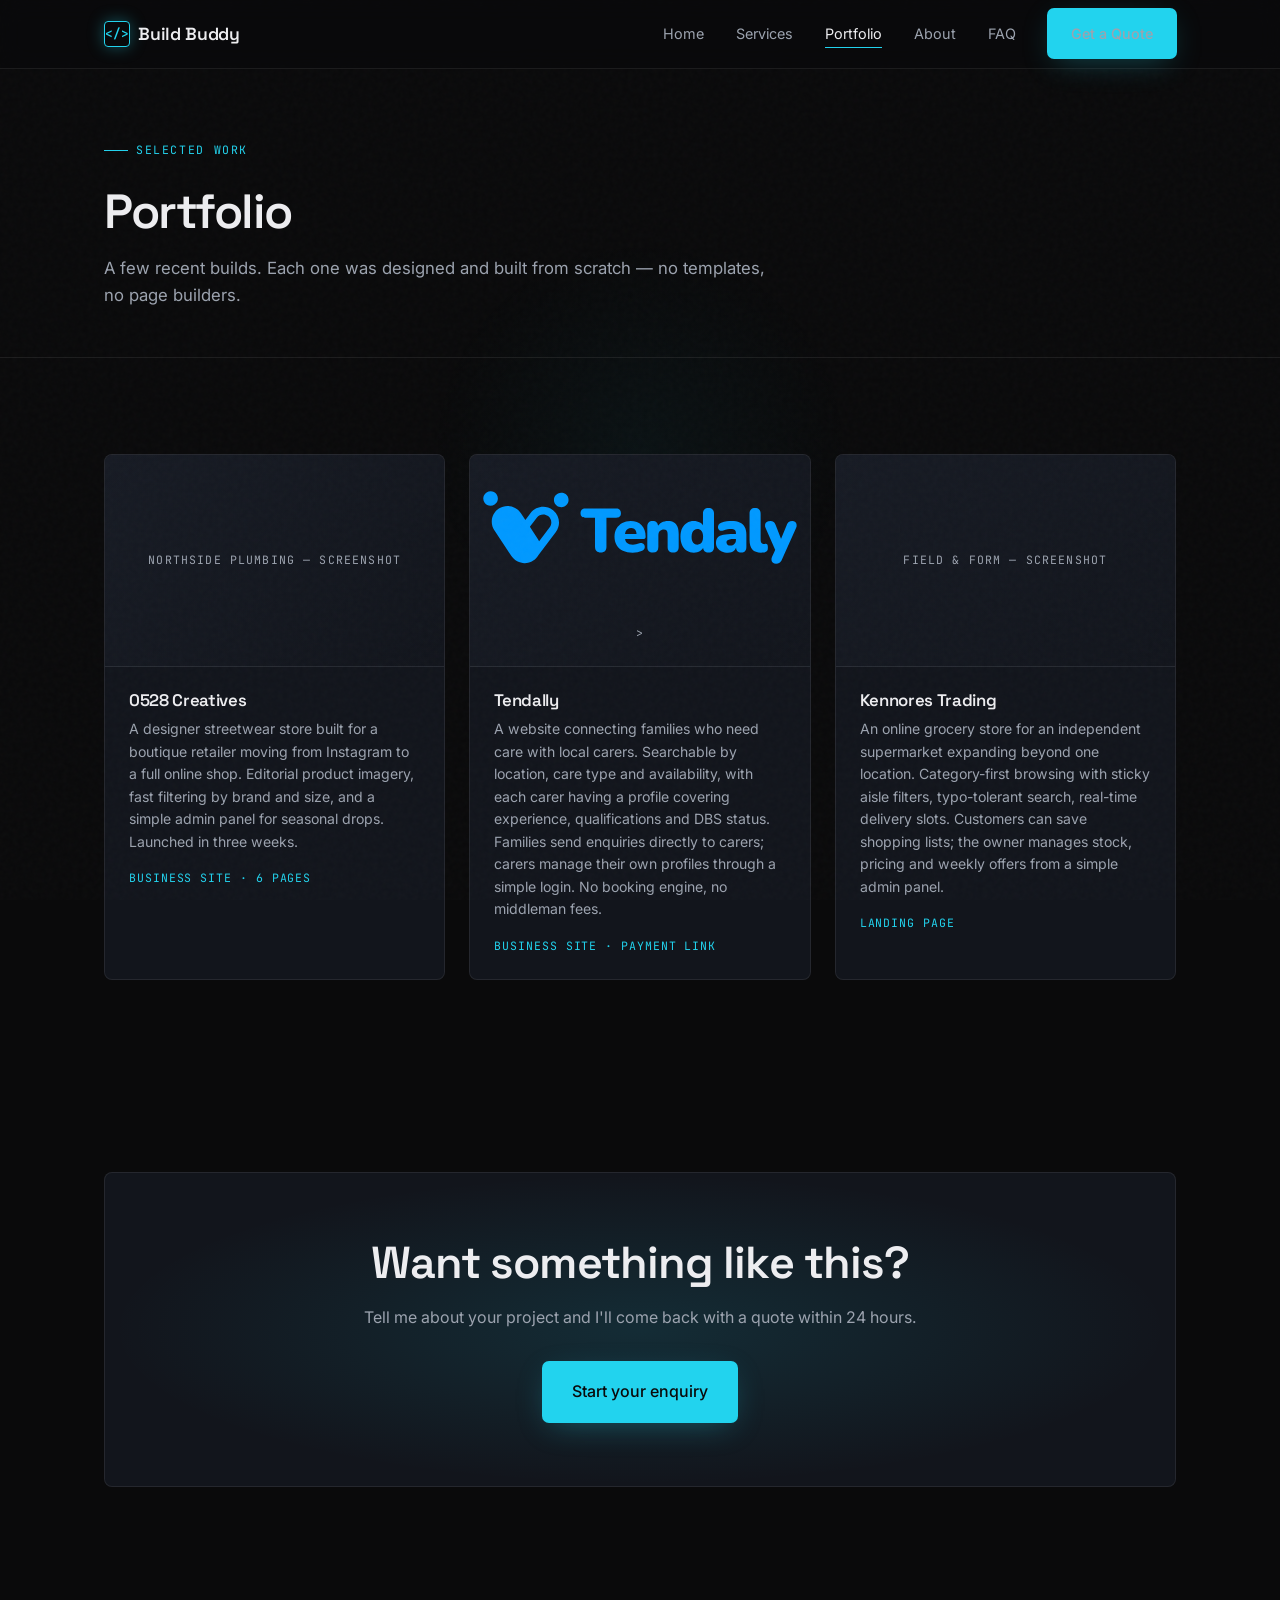
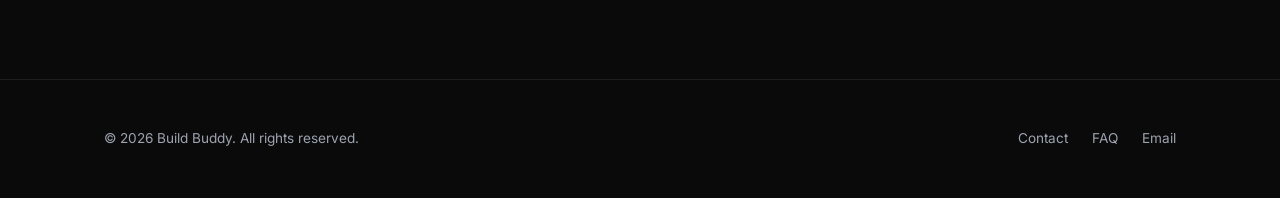
<file: portfolio.html>
<!DOCTYPE html>
<html lang="en">
<head>
  <meta charset="UTF-8" />
  <meta name="viewport" content="width=device-width, initial-scale=1.0" />
  <title>Portfolio — Build Buddy</title>
  <meta name="description" content="Recent websites built by Build Buddy — business sites, landing pages and online stores." />
  <link rel="preconnect" href="https://fonts.googleapis.com" />
  <link rel="preconnect" href="https://fonts.gstatic.com" crossorigin />
  <link href="https://fonts.googleapis.com/css2?family=Inter:wght@400;500;600&family=Space+Grotesk:wght@500;600;700&family=JetBrains+Mono:wght@400;500&display=swap" rel="stylesheet" />
  <link rel="stylesheet" href="css/styles.css" />
</head>
<body>
  <div class="cursor-glow" aria-hidden="true"></div>

  <header class="site-header">
    <div class="container nav">
      <a href="index.html" class="logo">
        <span class="logo-mark" aria-hidden="true">&lt;/&gt;</span>
        Build Buddy
      </a>
      <button class="nav-toggle" aria-label="Toggle menu" aria-expanded="false">
        <svg width="18" height="18" viewBox="0 0 24 24" fill="none" stroke="currentColor" stroke-width="2" stroke-linecap="round">
          <line x1="3" y1="6" x2="21" y2="6"/><line x1="3" y1="12" x2="21" y2="12"/><line x1="3" y1="18" x2="21" y2="18"/>
        </svg>
      </button>
      <ul class="nav-links">
        <li><a href="index.html">Home</a></li>
        <li><a href="services.html">Services</a></li>
        <li><a href="portfolio.html">Portfolio</a></li>
        <li><a href="about.html">About</a></li>
        <li><a href="faq.html">FAQ</a></li>
        <li><a href="contact.html" class="btn btn-primary">Get a Quote</a></li>
      </ul>
    </div>
  </header>

  <main>
    <section class="page-hero">
      <div class="container">
        <span class="eyebrow">Selected work</span>
        <h1>Portfolio</h1>
        <p>A few recent builds. Each one was designed and built from scratch — no templates, no page builders.</p>
      </div>
    </section>

    <section>
      <div class="container">
        <div class="grid-2">
          <article class="portfolio-card reveal">
            <div class="portfolio-thumb">Northside Plumbing — screenshot</div>
            <div class="portfolio-body">
              <h3>0528 Creatives</h3>
              <p>A designer streetwear store built for a boutique retailer moving from Instagram to a full online shop. Editorial product imagery, fast filtering by brand and size, and a simple admin panel for seasonal drops. Launched in three weeks.</p>
              <p style="margin-top: var(--s-3); font-family: var(--font-mono); font-size: 0.72rem; letter-spacing: 0.08em; text-transform: uppercase; color: var(--accent);">Business site · 6 pages</p>
            </div>
          </article>
          <article class="portfolio-card reveal">
            <div class="portfolio-thumb">
                 <img src="images/tendaly logo.svg" alt="Tendaly" loading="lazy" />>
            </div>
            <div class="portfolio-body">
              <h3>Tendally</h3>
              <p>A website connecting families who need care with local carers. Searchable by location, care type and availability, with each carer having a profile covering experience, qualifications and DBS status. Families send enquiries directly to carers; carers manage their own profiles through a simple login. No booking engine, no middleman fees.</p>
              <p style="margin-top: var(--s-3); font-family: var(--font-mono); font-size: 0.72rem; letter-spacing: 0.08em; text-transform: uppercase; color: var(--accent);">Business site · payment link</p>
            </div>
          </article>
          <article class="portfolio-card reveal">
            <div class="portfolio-thumb">Field & Form — screenshot</div>
            <div class="portfolio-body">
              <h3>Kennores Trading</h3>
              <p>An online grocery store for an independent supermarket expanding beyond one location. Category-first browsing with sticky aisle filters, typo-tolerant search, real-time delivery slots. Customers can save shopping lists; the owner manages stock, pricing and weekly offers from a simple admin panel.</p>
              <p style="margin-top: var(--s-3); font-family: var(--font-mono); font-size: 0.72rem; letter-spacing: 0.08em; text-transform: uppercase; color: var(--accent);">Landing page</p>
            <!-- </div>
          </article>
          <article class="portfolio-card reveal">
            <div class="portfolio-thumb">Marlow & Co. — screenshot</div>
            <div class="portfolio-body">
              <h3>Marlow & Co.</h3>
              <p>A full redesign for a legal consultancy — dated site rebuilt with a clean, professional identity, clear service pages and a consultation booking form.</p>
              <p style="margin-top: var(--s-3); font-family: var(--font-mono); font-size: 0.72rem; letter-spacing: 0.08em; text-transform: uppercase; color: var(--accent);">Redesign · 8 pages</p>
            </div>
          </article>
        </div>
      </div> -->
    </section>

    <section>
      <div class="container">
        <div class="cta-band reveal">
          <h2>Want something like this?</h2>
          <p>Tell me about your project and I'll come back with a quote within 24 hours.</p>
          <a href="contact.html" class="btn btn-primary btn-lg">Start your enquiry</a>
        </div>
      </div>
    </section>
  </main>

  <footer class="site-footer">
    <div class="container footer-inner">
      <p>&copy; <span id="year"></span> Build Buddy. All rights reserved.</p>
      <ul class="footer-links">
        <li><a href="contact.html">Contact</a></li>
        <li><a href="faq.html">FAQ</a></li>
        <li><a href="mailto:@buildbuddy5@outlook.com">Email</a></li>
      </ul>
    </div>
  </footer>

  <script src="script.js"></script>
</body>
</html>
</file>
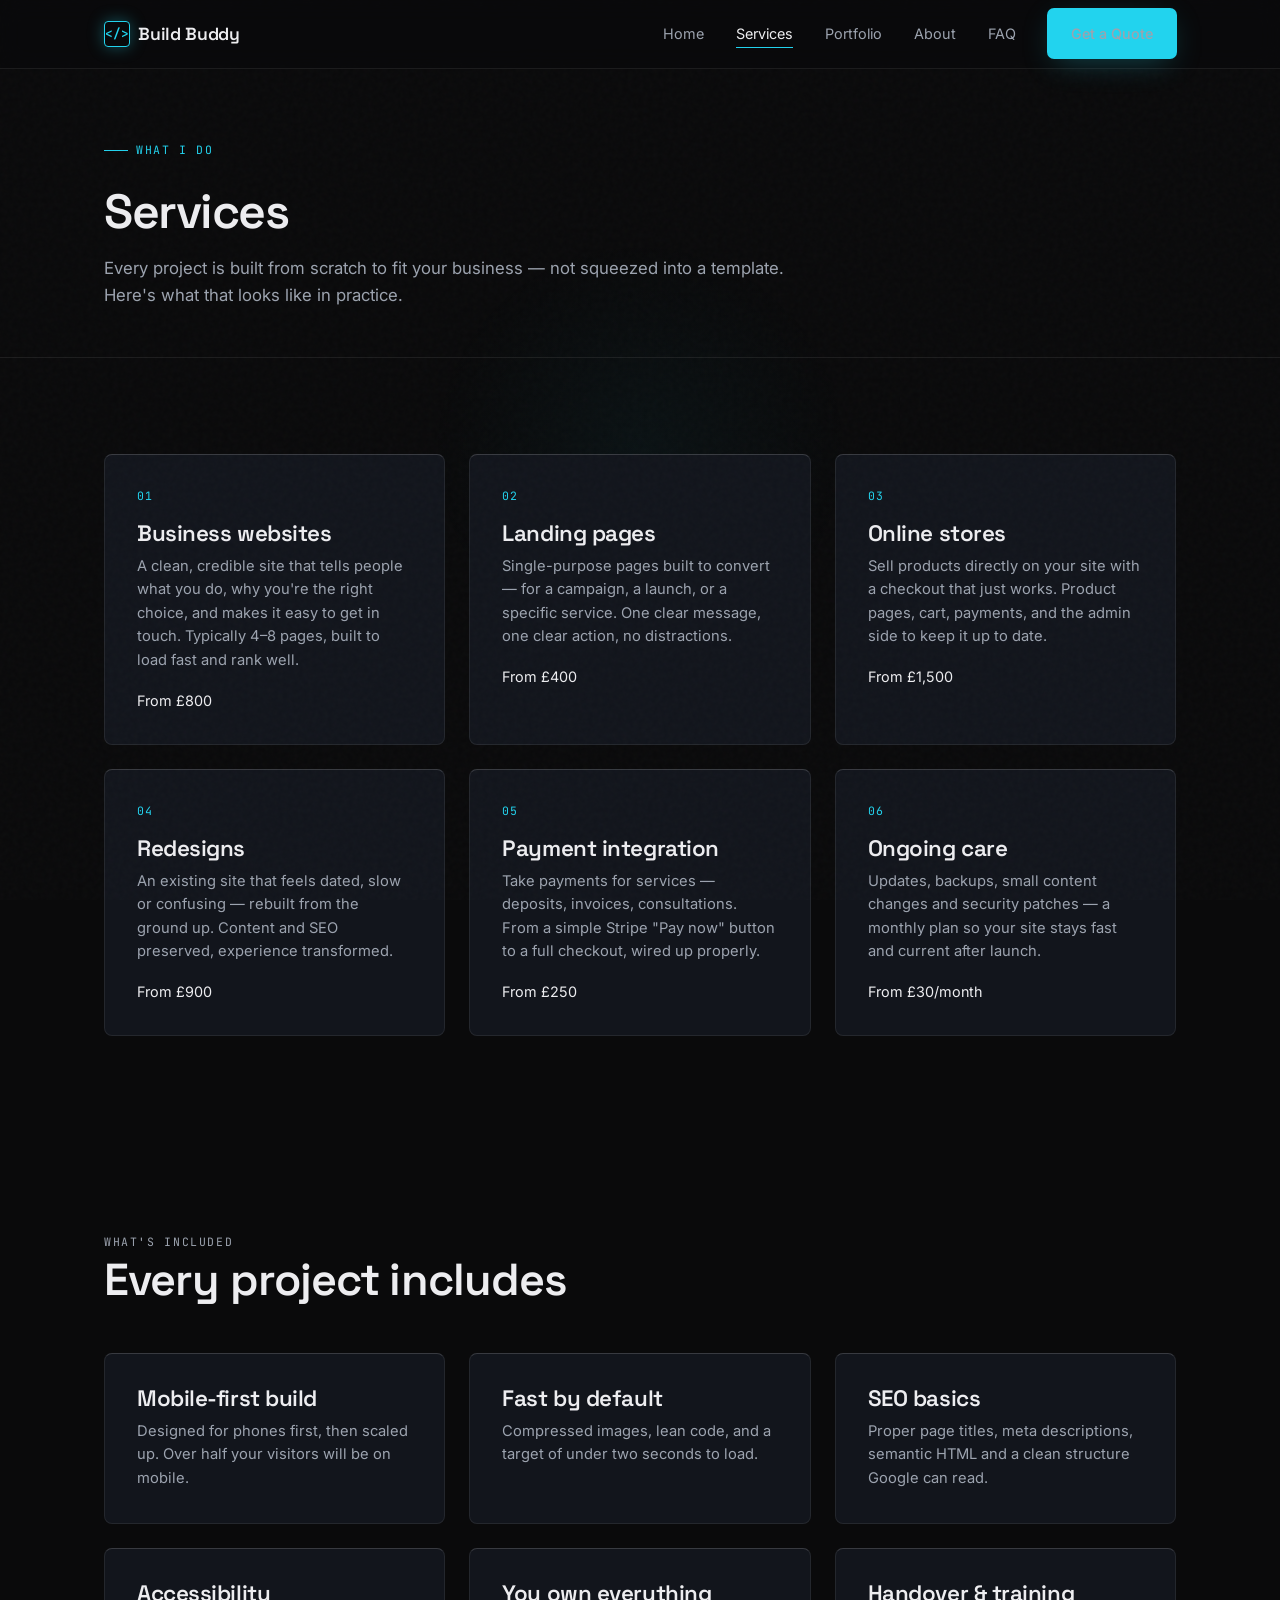
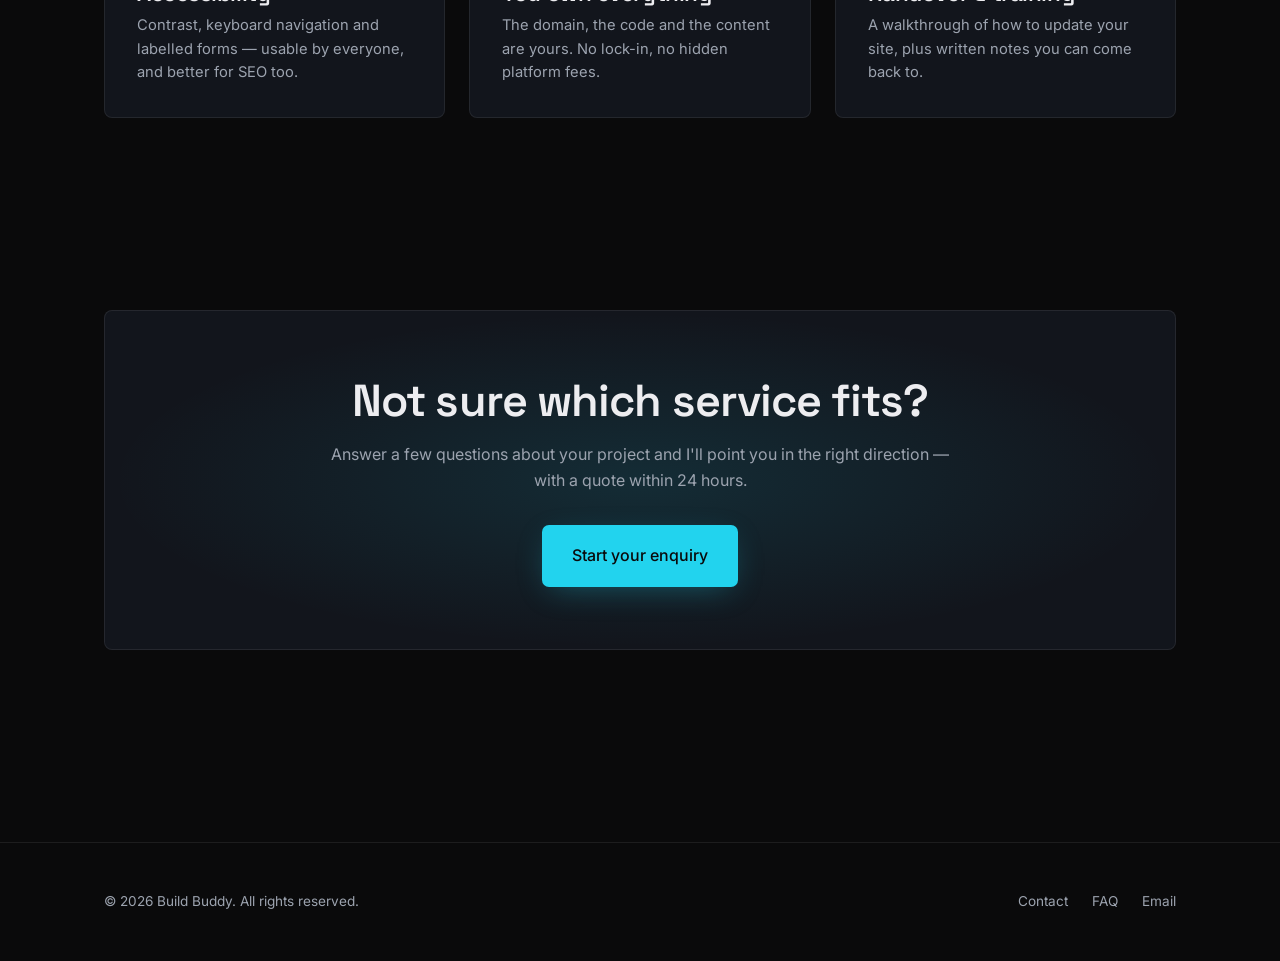
<file: services.html>
<!DOCTYPE html>
<html lang="en">
<head>
  <meta charset="UTF-8" />
  <meta name="viewport" content="width=device-width, initial-scale=1.0" />
  <title>Services — Build Buddy</title>
  <meta name="description" content="Web design and build services from Build Buddy — business websites, landing pages, online stores, redesigns and payment integration." />
  <link rel="preconnect" href="https://fonts.googleapis.com" />
  <link rel="preconnect" href="https://fonts.gstatic.com" crossorigin />
  <link href="https://fonts.googleapis.com/css2?family=Inter:wght@400;500;600&family=Space+Grotesk:wght@500;600;700&family=JetBrains+Mono:wght@400;500&display=swap" rel="stylesheet" />
  <link rel="stylesheet" href="css/styles.css" />
</head>
<body>
  <div class="cursor-glow" aria-hidden="true"></div>

  <header class="site-header">
    <div class="container nav">
      <a href="index.html" class="logo">
        <span class="logo-mark" aria-hidden="true">&lt;/&gt;</span>
        Build Buddy
      </a>
      <button class="nav-toggle" aria-label="Toggle menu" aria-expanded="false">
        <svg width="18" height="18" viewBox="0 0 24 24" fill="none" stroke="currentColor" stroke-width="2" stroke-linecap="round">
          <line x1="3" y1="6" x2="21" y2="6"/><line x1="3" y1="12" x2="21" y2="12"/><line x1="3" y1="18" x2="21" y2="18"/>
        </svg>
      </button>
      <ul class="nav-links">
        <li><a href="index.html">Home</a></li>
        <li><a href="services.html">Services</a></li>
        <li><a href="portfolio.html">Portfolio</a></li>
        <li><a href="about.html">About</a></li>
        <li><a href="faq.html">FAQ</a></li>
        <li><a href="contact.html" class="btn btn-primary">Get a Quote</a></li>
      </ul>
    </div>
  </header>

  <main>
    <section class="page-hero">
      <div class="container">
        <span class="eyebrow">What I do</span>
        <h1>Services</h1>
        <p>Every project is built from scratch to fit your business — not squeezed into a template. Here's what that looks like in practice.</p>
      </div>
    </section>

    <section>
      <div class="container">
        <div class="grid-2">
          <article class="card reveal">
            <span class="card-index">01</span>
            <h3>Business websites</h3>
            <p>A clean, credible site that tells people what you do, why you're the right choice, and makes it easy to get in touch. Typically 4–8 pages, built to load fast and rank well.</p>
            <p style="margin-top: var(--s-3); color: var(--ink); font-size: 0.9rem;">From £800</p>
          </article>
          <article class="card reveal">
            <span class="card-index">02</span>
            <h3>Landing pages</h3>
            <p>Single-purpose pages built to convert — for a campaign, a launch, or a specific service. One clear message, one clear action, no distractions.</p>
            <p style="margin-top: var(--s-3); color: var(--ink); font-size: 0.9rem;">From £400</p>
          </article>
          <article class="card reveal">
            <span class="card-index">03</span>
            <h3>Online stores</h3>
            <p>Sell products directly on your site with a checkout that just works. Product pages, cart, payments, and the admin side to keep it up to date.</p>
            <p style="margin-top: var(--s-3); color: var(--ink); font-size: 0.9rem;">From £1,500</p>
          </article>
          <article class="card reveal">
            <span class="card-index">04</span>
            <h3>Redesigns</h3>
            <p>An existing site that feels dated, slow or confusing — rebuilt from the ground up. Content and SEO preserved, experience transformed.</p>
            <p style="margin-top: var(--s-3); color: var(--ink); font-size: 0.9rem;">From £900</p>
          </article>
          <article class="card reveal">
            <span class="card-index">05</span>
            <h3>Payment integration</h3>
            <p>Take payments for services — deposits, invoices, consultations. From a simple Stripe "Pay now" button to a full checkout, wired up properly.</p>
            <p style="margin-top: var(--s-3); color: var(--ink); font-size: 0.9rem;">From £250</p>
          </article>
          <article class="card reveal">
            <span class="card-index">06</span>
            <h3>Ongoing care</h3>
            <p>Updates, backups, small content changes and security patches — a monthly plan so your site stays fast and current after launch.</p>
            <p style="margin-top: var(--s-3); color: var(--ink); font-size: 0.9rem;">From £30/month</p>
          </article>
        </div>
      </div>
    </section>

    <section>
      <div class="container">
        <div class="section-head reveal">
          <span class="section-label">What's included</span>
          <h2>Every project includes</h2>
        </div>
        <div class="grid-3">
          <div class="card reveal">
            <h3>Mobile-first build</h3>
            <p>Designed for phones first, then scaled up. Over half your visitors will be on mobile.</p>
          </div>
          <div class="card reveal">
            <h3>Fast by default</h3>
            <p>Compressed images, lean code, and a target of under two seconds to load.</p>
          </div>
          <div class="card reveal">
            <h3>SEO basics</h3>
            <p>Proper page titles, meta descriptions, semantic HTML and a clean structure Google can read.</p>
          </div>
          <div class="card reveal">
            <h3>Accessibility</h3>
            <p>Contrast, keyboard navigation and labelled forms — usable by everyone, and better for SEO too.</p>
          </div>
          <div class="card reveal">
            <h3>You own everything</h3>
            <p>The domain, the code and the content are yours. No lock-in, no hidden platform fees.</p>
          </div>
          <div class="card reveal">
            <h3>Handover & training</h3>
            <p>A walkthrough of how to update your site, plus written notes you can come back to.</p>
          </div>
        </div>
      </div>
    </section>

    <section>
      <div class="container">
        <div class="cta-band reveal">
          <h2>Not sure which service fits?</h2>
          <p>Answer a few questions about your project and I'll point you in the right direction — with a quote within 24 hours.</p>
          <a href="contact.html" class="btn btn-primary btn-lg">Start your enquiry</a>
        </div>
      </div>
    </section>
  </main>

  <footer class="site-footer">
    <div class="container footer-inner">
      <p>&copy; <span id="year"></span> Build Buddy. All rights reserved.</p>
      <ul class="footer-links">
        <li><a href="contact.html">Contact</a></li>
        <li><a href="faq.html">FAQ</a></li>
        <li><a href="mailto:buildbuddy5@outlook.com">Email</a></li>
      </ul>
    </div>
  </footer>

  <script src="script.js"></script>
</body>
</html>
</file>
<file: css/styles.css>
/* ============================================
   Build Buddy — Design tokens
   ============================================ */
:root {
  /* Surfaces */
  --canvas: #0a0a0b;
  --surface-1: #12151c;
  --surface-2: #171b24;

  /* Text */
  --ink: #ededf0;
  --ink-muted: #9ca3af;

  /* Accent */
  --accent: #22d3ee;
  --accent-soft: rgba(34, 211, 238, 0.12);
  --accent-glow: rgba(34, 211, 238, 0.35);

  /* Lines */
  --line: rgba(255, 255, 255, 0.08);
  --line-strong: rgba(255, 255, 255, 0.16);

  /* Type */
  --font-sans: "Inter", system-ui, -apple-system, sans-serif;
  --font-display: "Space Grotesk", system-ui, sans-serif;
  --font-mono: "JetBrains Mono", ui-monospace, monospace;

  /* Spacing scale */
  --s-1: 4px;
  --s-2: 8px;
  --s-3: 16px;
  --s-4: 24px;
  --s-5: 32px;
  --s-6: 48px;
  --s-7: 64px;
  --s-8: 96px;

  /* Radius */
  --r-sm: 4px;
  --r-md: 6px;
  --r-lg: 8px;

  /* Motion */
  --ease-out: cubic-bezier(0.16, 1, 0.3, 1);
  --ease-mech: cubic-bezier(0.22, 1, 0.36, 1);
  --dur-fast: 150ms;
  --dur-base: 250ms;
  --dur-slow: 500ms;
}

/* ============================================
   Reset & base
   ============================================ */
*,
*::before,
*::after {
  box-sizing: border-box;
  margin: 0;
  padding: 0;
}

html {
  scroll-behavior: smooth;
  background: var(--canvas);
}

body {
  font-family: var(--font-sans);
  background: var(--canvas);
  color: var(--ink);
  line-height: 1.6;
  -webkit-font-smoothing: antialiased;
  text-rendering: optimizeLegibility;
  min-height: 100vh;
  overflow-x: hidden;
}

/* Noise overlay */
body::before {
  content: "";
  position: fixed;
  inset: 0;
  pointer-events: none;
  z-index: 1;
  opacity: 0.025;
  background-image: url("data:image/svg+xml,%3Csvg viewBox='0 0 200 200' xmlns='http://www.w3.org/2000/svg'%3E%3Cfilter id='n'%3E%3CfeTurbulence type='fractalNoise' baseFrequency='0.9' numOctaves='3'/%3E%3C/filter%3E%3Crect width='100%25' height='100%25' filter='url(%23n)'/%3E%3C/svg%3E");
}

img {
  max-width: 100%;
  display: block;
}

a {
  color: inherit;
  text-decoration: none;
}

button {
  font: inherit;
  cursor: pointer;
  border: none;
  background: none;
  color: inherit;
}

:focus-visible {
  outline: 2px solid var(--accent);
  outline-offset: 2px;
  border-radius: var(--r-sm);
}

::selection {
  background: var(--accent);
  color: var(--canvas);
}

/* ============================================
   Typography
   ============================================ */
h1, h2, h3, h4 {
  font-family: var(--font-display);
  font-weight: 600;
  line-height: 1.15;
  letter-spacing: -0.02em;
}

h1 {
  font-size: clamp(2.4rem, 6vw, 4.2rem);
  letter-spacing: -0.03em;
}

h2 {
  font-size: clamp(1.8rem, 4vw, 2.8rem);
}

h3 {
  font-size: clamp(1.15rem, 2vw, 1.4rem);
}

p {
  color: var(--ink-muted);
  max-width: 62ch;
}

.mono {
  font-family: var(--font-mono);
  font-size: 0.75rem;
  letter-spacing: 0.08em;
  text-transform: uppercase;
  color: var(--accent);
}

.eyebrow {
  display: inline-flex;
  align-items: center;
  gap: var(--s-2);
  font-family: var(--font-mono);
  font-size: 0.72rem;
  letter-spacing: 0.14em;
  text-transform: uppercase;
  color: var(--accent);
  margin-bottom: var(--s-4);
}

.eyebrow::before {
  content: "";
  width: 24px;
  height: 1px;
  background: var(--accent);
}

/* ============================================
   Layout
   ============================================ */
.container {
  width: 100%;
  max-width: 1120px;
  margin: 0 auto;
  padding: 0 var(--s-4);
}

section {
  padding: var(--s-8) 0;
  position: relative;
}

.section-head {
  margin-bottom: var(--s-6);
}

.section-head h2 {
  margin-bottom: var(--s-3);
}

.section-label {
  font-family: var(--font-mono);
  font-size: 0.72rem;
  letter-spacing: 0.14em;
  text-transform: uppercase;
  color: var(--ink-muted);
  margin-bottom: var(--s-3);
}

/* ============================================
   Header & nav
   ============================================ */
.site-header {
  position: sticky;
  top: 0;
  z-index: 50;
  background: rgba(10, 10, 11, 0.75);
  backdrop-filter: blur(12px);
  -webkit-backdrop-filter: blur(12px);
  border-bottom: 1px solid var(--line);
  transition: background var(--dur-base) var(--ease-mech),
              box-shadow var(--dur-base) var(--ease-mech);
}

.site-header.scrolled {
  background: rgba(10, 10, 11, 0.92);
  box-shadow: 0 4px 20px rgba(0, 0, 0, 0.35);
}

.nav {
  display: flex;
  align-items: center;
  justify-content: space-between;
  height: 68px;
}

.logo {
  display: flex;
  align-items: center;
  gap: var(--s-2);
  font-family: var(--font-display);
  font-weight: 600;
  font-size: 1.1rem;
  letter-spacing: -0.01em;
}

.logo-mark {
  width: 26px;
  height: 26px;
  border: 1px solid var(--accent);
  border-radius: var(--r-sm);
  display: grid;
  place-items: center;
  color: var(--accent);
  font-family: var(--font-mono);
  font-size: 0.8rem;
  box-shadow: 0 0 16px var(--accent-glow);
}

.nav-links {
  display: flex;
  align-items: center;
  gap: var(--s-5);
  list-style: none;
}

.nav-links a {
  font-size: 0.9rem;
  color: var(--ink-muted);
  transition: color var(--dur-fast) var(--ease-mech);
  position: relative;
}

.nav-links a:hover,
.nav-links a[aria-current="page"] {
  color: var(--ink);
}

.nav-links a[aria-current="page"]::after {
  content: "";
  position: absolute;
  left: 0;
  right: 0;
  bottom: -6px;
  height: 1px;
  background: var(--accent);
}

.nav-toggle {
  display: none;
  width: 40px;
  height: 40px;
  border: 1px solid var(--line);
  border-radius: var(--r-md);
  place-items: center;
  color: var(--ink);
}

/* ============================================
   Buttons
   ============================================ */
.btn {
  display: inline-flex;
  align-items: center;
  justify-content: center;
  gap: var(--s-2);
  padding: 12px 22px;
  font-size: 0.9rem;
  font-weight: 500;
  border-radius: var(--r-md);
  border: 1px solid transparent;
  transition:
    transform var(--dur-fast) var(--ease-mech),
    background var(--dur-fast) var(--ease-mech),
    border-color var(--dur-fast) var(--ease-mech),
    box-shadow var(--dur-fast) var(--ease-mech);
  will-change: transform;
}

.btn-primary {
  background: var(--accent);
  color: var(--canvas);
  box-shadow: 0 0 0 1px var(--accent), 0 8px 32px -8px var(--accent-glow);
}

.btn-primary:hover {
  transform: translateY(-2px);
  box-shadow: 0 0 0 1px var(--accent), 0 12px 40px -8px var(--accent-glow);
}

.btn-primary:active {
  transform: translateY(0) scale(0.98);
}

.btn-ghost {
  border-color: var(--line-strong);
  color: var(--ink);
  background: transparent;
}

.btn-ghost:hover {
  border-color: var(--accent);
  color: var(--accent);
  transform: translateY(-2px);
}

.btn-lg {
  padding: 16px 28px;
  font-size: 1rem;
}

/* ============================================
   Hero
   ============================================ */
.hero {
  padding: var(--s-8) 0;
  position: relative;
  overflow: hidden;
}

.hero-grid {
  position: absolute;
  inset: 0;
  background-image:
    linear-gradient(var(--line) 1px, transparent 1px),
    linear-gradient(90deg, var(--line) 1px, transparent 1px);
  background-size: 64px 64px;
  mask-image: radial-gradient(ellipse 80% 60% at 50% 40%, #000 30%, transparent 75%);
  -webkit-mask-image: radial-gradient(ellipse 80% 60% at 50% 40%, #000 30%, transparent 75%);
  opacity: 0.6;
  pointer-events: none;
  animation: grid-drift 30s linear infinite;
}

@keyframes grid-drift {
  from { background-position: 0 0; }
  to { background-position: 64px 64px; }
}

.hero-inner {
  position: relative;
  z-index: 2;
  max-width: 780px;
}

.hero h1 {
  margin-bottom: var(--s-4);
}

.hero h1 .accent {
  color: var(--accent);
}

.hero-sub {
  font-size: 1.1rem;
  margin-bottom: var(--s-5);
  max-width: 52ch;
}

.hero-actions {
  display: flex;
  gap: var(--s-3);
  flex-wrap: wrap;
}

/* Cursor glow */
.cursor-glow {
  position: fixed;
  width: 500px;
  height: 500px;
  border-radius: 50%;
  background: radial-gradient(circle, var(--accent-glow) 0%, transparent 60%);
  opacity: 0.12;
  pointer-events: none;
  z-index: 0;
  transform: translate(-50%, -50%);
  transition: opacity var(--dur-slow) var(--ease-out);
  will-change: left, top;
}

/* ============================================
   Cards & grids
   ============================================ */
.grid-3 {
  display: grid;
  grid-template-columns: repeat(auto-fit, minmax(260px, 1fr));
  gap: var(--s-4);
}

.grid-2 {
  display: grid;
  grid-template-columns: repeat(auto-fit, minmax(320px, 1fr));
  gap: var(--s-4);
}

.card {
  background: var(--surface-1);
  border: 1px solid var(--line);
  border-top-color: var(--line-strong);
  border-radius: var(--r-lg);
  padding: var(--s-5);
  transition:
    border-color var(--dur-base) var(--ease-mech),
    transform var(--dur-base) var(--ease-mech),
    box-shadow var(--dur-base) var(--ease-mech);
}

.card:hover {
  border-color: rgba(34, 211, 238, 0.35);
  transform: translateY(-4px);
  box-shadow: 0 12px 40px -12px var(--accent-glow);
}

.card-index {
  font-family: var(--font-mono);
  font-size: 0.72rem;
  letter-spacing: 0.1em;
  color: var(--accent);
  margin-bottom: var(--s-3);
  display: block;
}

.card h3 {
  margin-bottom: var(--s-2);
}

.card p {
  font-size: 0.92rem;
}

/* ============================================
   Steps
   ============================================ */
.steps {
  display: grid;
  grid-template-columns: repeat(auto-fit, minmax(220px, 1fr));
  gap: var(--s-4);
  counter-reset: step;
}

.step {
  padding: var(--s-4);
  border-left: 1px solid var(--line);
  position: relative;
}

.step::before {
  counter-increment: step;
  content: "0" counter(step);
  font-family: var(--font-mono);
  font-size: 0.72rem;
  letter-spacing: 0.1em;
  color: var(--accent);
  display: block;
  margin-bottom: var(--s-3);
}

.step h3 {
  font-size: 1.05rem;
  margin-bottom: var(--s-2);
}

.step p {
  font-size: 0.9rem;
}

/* ============================================
   Portfolio
   ============================================ */
.portfolio-card {
  background: var(--surface-1);
  border: 1px solid var(--line);
  border-radius: var(--r-lg);
  overflow: hidden;
  transition: border-color var(--dur-base) var(--ease-mech), transform var(--dur-base) var(--ease-mech);
}

.portfolio-card:hover {
  border-color: rgba(34, 211, 238, 0.35);
  transform: translateY(-4px);
}

.portfolio-thumb {
  aspect-ratio: 16 / 10;
  background: linear-gradient(135deg, var(--surface-2), var(--surface-1));
  display: grid;
  place-items: center;
  color: var(--ink-muted);
  font-family: var(--font-mono);
  font-size: 0.72rem;
  letter-spacing: 0.1em;
  text-transform: uppercase;
  border-bottom: 1px solid var(--line);
}

.portfolio-body {
  padding: var(--s-4);
}

.portfolio-body h3 {
  font-size: 1.05rem;
  margin-bottom: var(--s-2);
}

.portfolio-body p {
  font-size: 0.88rem;
}

/* ============================================
   Testimonials
   ============================================ */
.quote {
  background: var(--surface-1);
  border: 1px solid var(--line);
  border-left: 2px solid var(--accent);
  border-radius: var(--r-lg);
  padding: var(--s-5);
}

.quote p {
  font-size: 1.05rem;
  color: var(--ink);
  font-style: italic;
  margin-bottom: var(--s-3);
}

.quote cite {
  font-style: normal;
  font-family: var(--font-mono);
  font-size: 0.75rem;
  letter-spacing: 0.06em;
  color: var(--ink-muted);
}

/* ============================================
   FAQ accordion
   ============================================ */
.faq {
  max-width: 760px;
  margin: 0 auto;
}

.faq-item {
  border-bottom: 1px solid var(--line);
}

.faq-question {
  width: 100%;
  display: flex;
  align-items: center;
  justify-content: space-between;
  gap: var(--s-3);
  padding: var(--s-4) 0;
  text-align: left;
  font-family: var(--font-display);
  font-size: 1.05rem;
  font-weight: 500;
  color: var(--ink);
  transition: color var(--dur-fast) var(--ease-mech);
}

.faq-question:hover {
  color: var(--accent);
}

.faq-icon {
  flex-shrink: 0;
  width: 20px;
  height: 20px;
  position: relative;
  transition: transform var(--dur-base) var(--ease-mech);
}

.faq-icon::before,
.faq-icon::after {
  content: "";
  position: absolute;
  background: currentColor;
  top: 50%;
  left: 50%;
  transform: translate(-50%, -50%);
}

.faq-icon::before {
  width: 12px;
  height: 1px;
}

.faq-icon::after {
  width: 1px;
  height: 12px;
  transition: transform var(--dur-base) var(--ease-mech);
}

.faq-item.open .faq-icon {
  transform: rotate(90deg);
}

.faq-item.open .faq-icon::after {
  transform: translate(-50%, -50%) scaleY(0);
}

.faq-item.open .faq-question {
  color: var(--accent);
}

.faq-answer {
  display: grid;
  grid-template-rows: 0fr;
  transition: grid-template-rows var(--dur-base) var(--ease-mech);
}

.faq-item.open .faq-answer {
  grid-template-rows: 1fr;
}

.faq-answer-inner {
  overflow: hidden;
}

.faq-answer p {
  padding-bottom: var(--s-4);
  font-size: 0.95rem;
}

/* ============================================
   Forms — multi-step
   ============================================ */
.form-shell {
  max-width: 720px;
  margin: 0 auto;
  background: var(--surface-1);
  border: 1px solid var(--line);
  border-radius: var(--r-lg);
  padding: var(--s-6);
  position: relative;
}

.form-progress {
  display: flex;
  align-items: center;
  gap: var(--s-3);
  margin-bottom: var(--s-6);
}

.form-progress-track {
  flex: 1;
  height: 2px;
  background: var(--line);
  border-radius: 2px;
  overflow: hidden;
}

.form-progress-bar {
  height: 100%;
  width: 0%;
  background: var(--accent);
  box-shadow: 0 0 12px var(--accent-glow);
  transition: width var(--dur-base) var(--ease-mech);
}

.form-step-label {
  font-family: var(--font-mono);
  font-size: 0.72rem;
  letter-spacing: 0.1em;
  color: var(--ink-muted);
  white-space: nowrap;
}

.form-step {
  display: none;
}

.form-step.active {
  display: block;
  animation: step-in var(--dur-base) var(--ease-mech);
}

@keyframes step-in {
  from { opacity: 0; transform: translateX(12px); }
  to { opacity: 1; transform: translateX(0); }
}

.form-step h3 {
  font-size: 1.4rem;
  margin-bottom: var(--s-2);
}

.form-step .hint {
  font-size: 0.9rem;
  color: var(--ink-muted);
  margin-bottom: var(--s-5);
}

.options {
  display: grid;
  gap: var(--s-2);
  margin-bottom: var(--s-5);
}

.option {
  display: flex;
  align-items: center;
  gap: var(--s-3);
  padding: 14px 16px;
  border: 1px solid var(--line);
  border-radius: var(--r-md);
  background: var(--surface-2);
  cursor: pointer;
  transition:
    border-color var(--dur-fast) var(--ease-mech),
    background var(--dur-fast) var(--ease-mech),
    transform var(--dur-fast) var(--ease-mech);
  font-size: 0.95rem;
}

.option:hover {
  border-color: var(--line-strong);
  transform: translateX(2px);
}

.option input {
  position: absolute;
  opacity: 0;
  pointer-events: none;
}

.option .dot {
  width: 18px;
  height: 18px;
  border: 1px solid var(--line-strong);
  border-radius: 50%;
  flex-shrink: 0;
  display: grid;
  place-items: center;
  transition: border-color var(--dur-fast) var(--ease-mech);
}

.option .dot::after {
  content: "";
  width: 8px;
  height: 8px;
  border-radius: 50%;
  background: var(--accent);
  transform: scale(0);
  transition: transform var(--dur-fast) var(--ease-mech);
}

.option input:checked + .dot {
  border-color: var(--accent);
}

.option input:checked + .dot::after {
  transform: scale(1);
}

.option:has(input:checked) {
  border-color: var(--accent);
  background: var(--accent-soft);
  transform: scale(1.01);
}

/* Text inputs */
.field {
  margin-bottom: var(--s-4);
}

.field label {
  display: block;
  font-family: var(--font-mono);
  font-size: 0.72rem;
  letter-spacing: 0.08em;
  text-transform: uppercase;
  color: var(--ink-muted);
  margin-bottom: var(--s-2);
}

.field input,
.field textarea {
  width: 100%;
  padding: 14px 16px;
  background: var(--surface-2);
  border: 1px solid var(--line);
  border-radius: var(--r-md);
  color: var(--ink);
  font: inherit;
  font-size: 0.95rem;
  transition: border-color var(--dur-fast) var(--ease-mech), box-shadow var(--dur-fast) var(--ease-mech);
}

.field input:focus,
.field textarea:focus {
  outline: none;
  border-color: var(--accent);
  box-shadow: 0 0 0 3px var(--accent-soft);
}

.field textarea {
  resize: vertical;
  min-height: 120px;
}

.field .optional {
  color: var(--ink-muted);
  text-transform: none;
  letter-spacing: 0;
  font-family: var(--font-sans);
  font-size: 0.8rem;
}

.error {
  color: #f87171;
  font-size: 0.82rem;
  margin-top: var(--s-2);
  display: none;
}

.field.invalid input,
.field.invalid textarea {
  border-color: #f87171;
}

.field.invalid .error {
  display: block;
}

/* Form nav */
.form-nav {
  display: flex;
  justify-content: space-between;
  gap: var(--s-3);
  margin-top: var(--s-5);
}

.form-nav .btn-primary {
  margin-left: auto;
}

/* Success screen */
.form-success {
  display: none;
  text-align: center;
  padding: var(--s-6) 0;
}

.form-success.active {
  display: block;
  animation: step-in var(--dur-slow) var(--ease-mech);
}

.check {
  width: 64px;
  height: 64px;
  margin: 0 auto var(--s-5);
  border: 2px solid var(--accent);
  border-radius: 50%;
  display: grid;
  place-items: center;
  box-shadow: 0 0 32px var(--accent-glow);
}

.check svg {
  width: 28px;
  height: 28px;
  stroke: var(--accent);
  stroke-width: 2.5;
  fill: none;
  stroke-linecap: round;
  stroke-linejoin: round;
}

.check svg path {
  stroke-dasharray: 24;
  stroke-dashoffset: 24;
  animation: draw-check 0.5s var(--ease-out) 0.2s forwards;
}

@keyframes draw-check {
  to { stroke-dashoffset: 0; }
}

/* ============================================
   Footer
   ============================================ */
.site-footer {
  border-top: 1px solid var(--line);
  padding: var(--s-6) 0;
  margin-top: var(--s-8);
}

.footer-inner {
  display: flex;
  justify-content: space-between;
  align-items: center;
  gap: var(--s-4);
  flex-wrap: wrap;
}

.footer-inner p {
  font-size: 0.85rem;
  color: var(--ink-muted);
}

.footer-links {
  display: flex;
  gap: var(--s-4);
  list-style: none;
  font-size: 0.85rem;
}

.footer-links a {
  color: var(--ink-muted);
  transition: color var(--dur-fast) var(--ease-mech);
}

.footer-links a:hover {
  color: var(--accent);
}

/* ============================================
   Scroll reveal
   ============================================ */
.reveal {
  opacity: 0;
  transform: translateY(24px);
  transition: opacity var(--dur-slow) var(--ease-out), transform var(--dur-slow) var(--ease-out);
}

.reveal.in {
  opacity: 1;
  transform: translateY(0);
}

/* ============================================
   Page hero (inner pages)
   ============================================ */
.page-hero {
  padding: var(--s-7) 0 var(--s-6);
  border-bottom: 1px solid var(--line);
}

.page-hero h1 {
  font-size: clamp(2rem, 4.5vw, 3rem);
  margin-bottom: var(--s-3);
}

.page-hero p {
  font-size: 1.05rem;
}

/* ============================================
   CTA band
   ============================================ */
.cta-band {
  background: var(--surface-1);
  border: 1px solid var(--line);
  border-radius: var(--r-lg);
  padding: var(--s-7) var(--s-5);
  text-align: center;
  position: relative;
  overflow: hidden;
}

.cta-band::before {
  content: "";
  position: absolute;
  inset: 0;
  background: radial-gradient(ellipse at center, var(--accent-soft), transparent 70%);
  pointer-events: none;
}

.cta-band h2 {
  position: relative;
  margin-bottom: var(--s-3);
}

.cta-band p {
  position: relative;
  margin: 0 auto var(--s-5);
}

.cta-band .btn {
  position: relative;
}

/* ============================================
   Touch device press feedback
   ============================================ */
@media (hover: none) {
  .btn:active {
    transform: scale(0.97) !important;
    transition-duration: 100ms !important;
  }

  .card:active {
    transform: scale(0.99);
  }

  .portfolio-card:active {
    transform: scale(0.99);
  }

  .option:active {
    transform: scale(0.99);
  }
}

/* ============================================
   Responsive
   ============================================ */
@media (max-width: 768px) {
  :root {
    --s-7: 48px;
    --s-8: 64px;
  }

  .nav-links {
    position: fixed;
    top: 68px;
    left: 0;
    right: 0;
    flex-direction: column;
    align-items: flex-start;
    gap: var(--s-3);
    background: var(--surface-1);
    border-bottom: 1px solid var(--line);
    padding: var(--s-4);
    transform: translateY(-120%);
    transition: transform var(--dur-base) var(--ease-mech);
    z-index: 40;
  }

  .nav-links.open {
    transform: translateY(0);
  }

  .nav-toggle {
    display: grid;
  }

  .hero {
    padding: var(--s-7) 0;
  }

  .form-shell {
    padding: var(--s-4);
  }

  .form-nav {
    flex-direction: column-reverse;
  }

  .form-nav .btn {
    width: 100%;
  }

  .cursor-glow {
    display: none;
  }

  /* Pronounced step transition on mobile */
  .form-step.active {
    animation: step-in-mobile var(--dur-base) var(--ease-mech);
  }

  @keyframes step-in-mobile {
    from { opacity: 0; transform: translateX(20px); }
    to { opacity: 1; transform: translateX(0); }
  }

  /* Stagger reveal for cards in grid */
  .grid-3 .reveal:nth-child(2) { transition-delay: 60ms; }
  .grid-3 .reveal:nth-child(3) { transition-delay: 120ms; }
}

/* ============================================
   Reduced motion
   ============================================ */
@media (prefers-reduced-motion: reduce) {
  *,
  *::before,
  *::after {
    animation-duration: 0.01ms !important;
    animation-iteration-count: 1 !important;
    transition-duration: 0.01ms !important;
    scroll-behavior: auto !important;
  }

  .reveal {
    opacity: 1;
    transform: none;
  }

  .cursor-glow {
    display: none;
  }

  .hero-grid {
    animation: none;
  }

  .option:has(input:checked) {
    transform: none;
  }
}
/* ============================================
   Floating tools (hero)
   ============================================ */
.hero-tools {
  position: absolute;
  inset: 0;
  pointer-events: none;
  z-index: 1;
  overflow: hidden;
}

.tool {
  position: absolute;
  width: 48px;
  height: 48px;
  color: var(--accent);
  opacity: 0.12;
  filter: drop-shadow(0 0 12px var(--accent-glow));
  will-change: transform;
}

.tool svg {
  width: 100%;
  height: 100%;
}

/* Positions and motion — each drifts on a different path and speed */

.tool--1 {
  top: 15%;
  left: 8%;
  animation: float-1 18s ease-in-out infinite;
}

.tool--2 {
  top: 70%;
  left: 12%;
  width: 36px;
  height: 36px;
  animation: float-2 22s ease-in-out infinite;
}

.tool--3 {
  top: 25%;
  right: 10%;
  width: 44px;
  height: 44px;
  animation: float-3 20s ease-in-out infinite;
}

.tool--4 {
  top: 65%;
  right: 14%;
  width: 52px;
  height: 52px;
  animation: float-4 24s ease-in-out infinite;
}

.tool--5 {
  top: 45%;
  left: 4%;
  width: 32px;
  height: 32px;
  opacity: 0.08;
  animation: float-5 26s ease-in-out infinite;
}

.tool--6 {
  top: 8%;
  right: 28%;
  width: 40px;
  height: 40px;
  opacity: 0.1;
  animation: float-6 21s ease-in-out infinite;
}

@keyframes float-1 {
  0%, 100% { transform: translate(0, 0) rotate(0deg); }
  50% { transform: translate(20px, -30px) rotate(8deg); }
}

@keyframes float-2 {
  0%, 100% { transform: translate(0, 0) rotate(0deg); }
  50% { transform: translate(-25px, 20px) rotate(-6deg); }
}

@keyframes float-3 {
  0%, 100% { transform: translate(0, 0) rotate(0deg); }
  50% { transform: translate(-18px, 28px) rotate(10deg); }
}

@keyframes float-4 {
  0%, 100% { transform: translate(0, 0) rotate(0deg); }
  50% { transform: translate(24px, 18px) rotate(-8deg); }
}

@keyframes float-5 {
  0%, 100% { transform: translate(0, 0) rotate(0deg); }
  50% { transform: translate(15px, -22px) rotate(5deg); }
}

@keyframes float-6 {
  0%, 100% { transform: translate(0, 0) rotate(0deg); }
  50% { transform: translate(-20px, -15px) rotate(-10deg); }
}

/* Hide on mobile — they compete with the headline and cost battery */

@media (max-width: 768px) {
  .hero-tools {
    display: block;
  }
}

/* Respect reduced motion */

@media (prefers-reduced-motion: reduce) {
  .tool {
    animation: none !important;
  }
}
</file>
